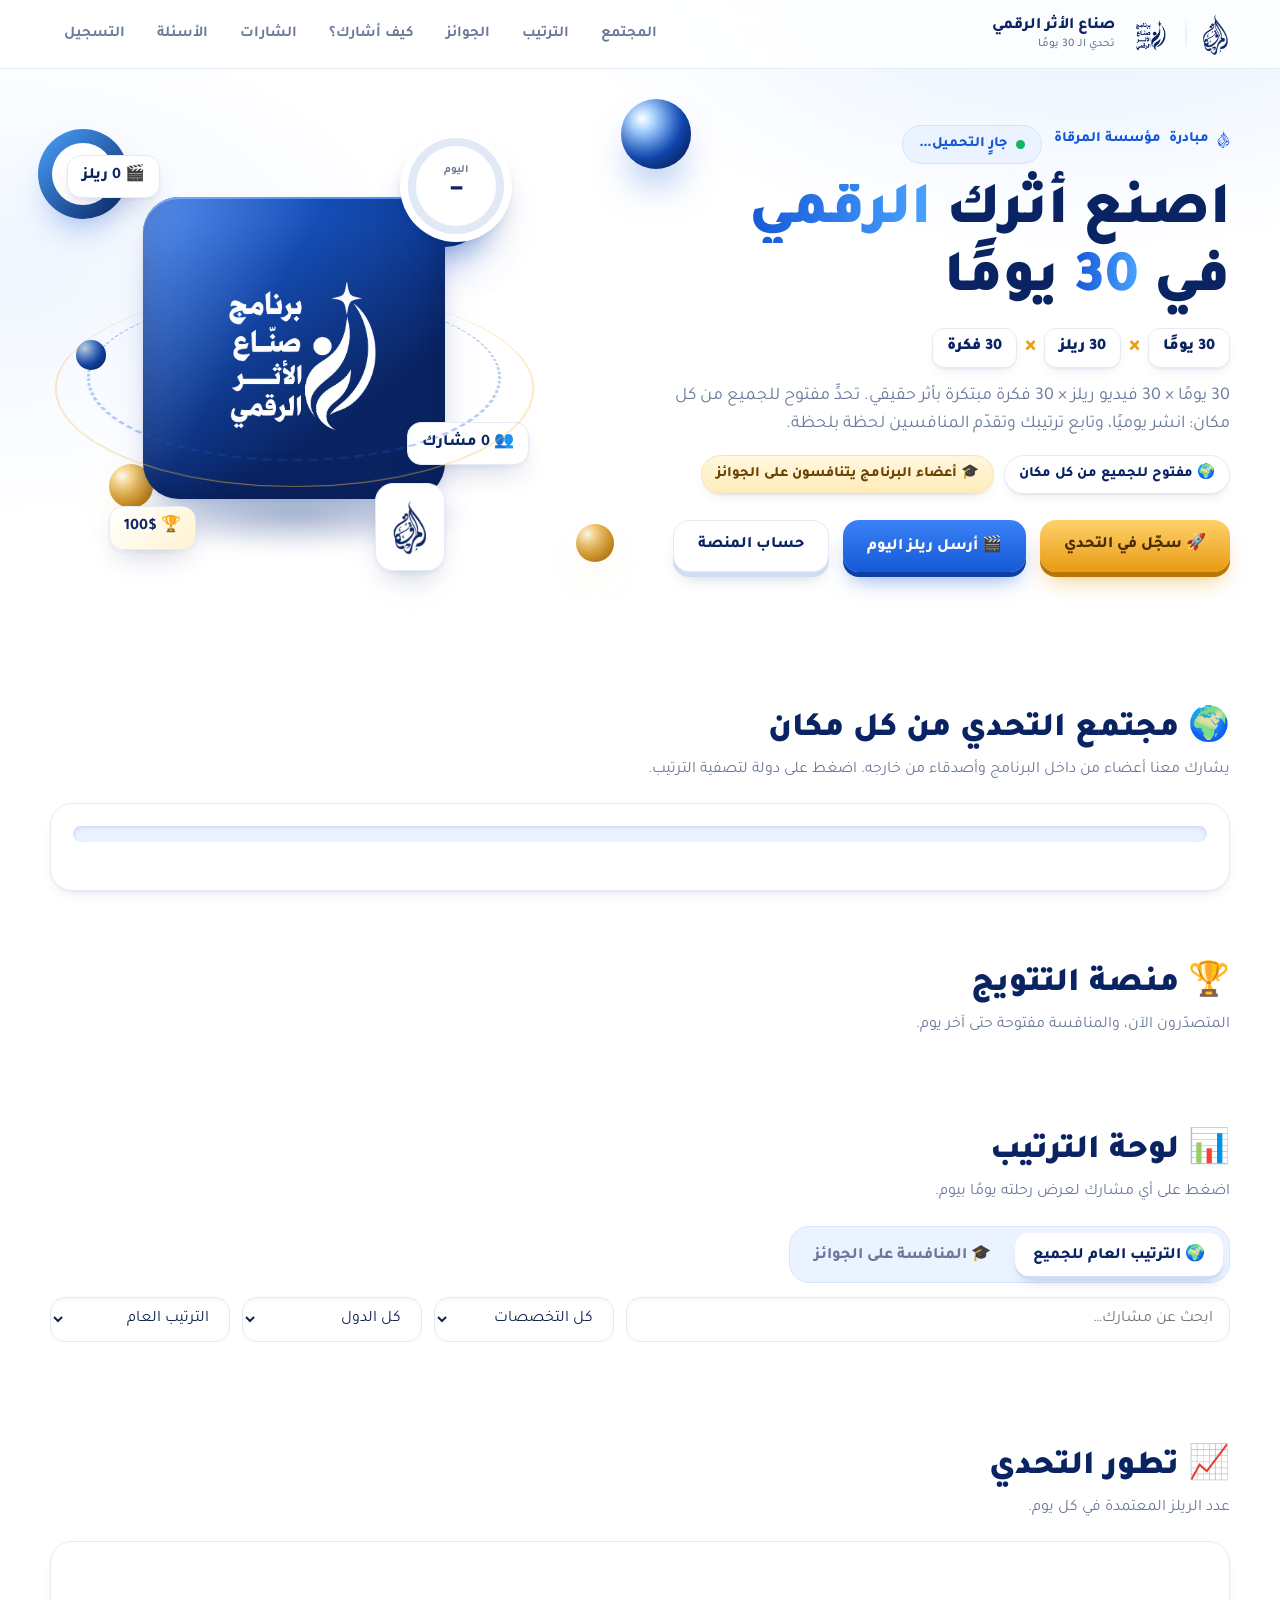
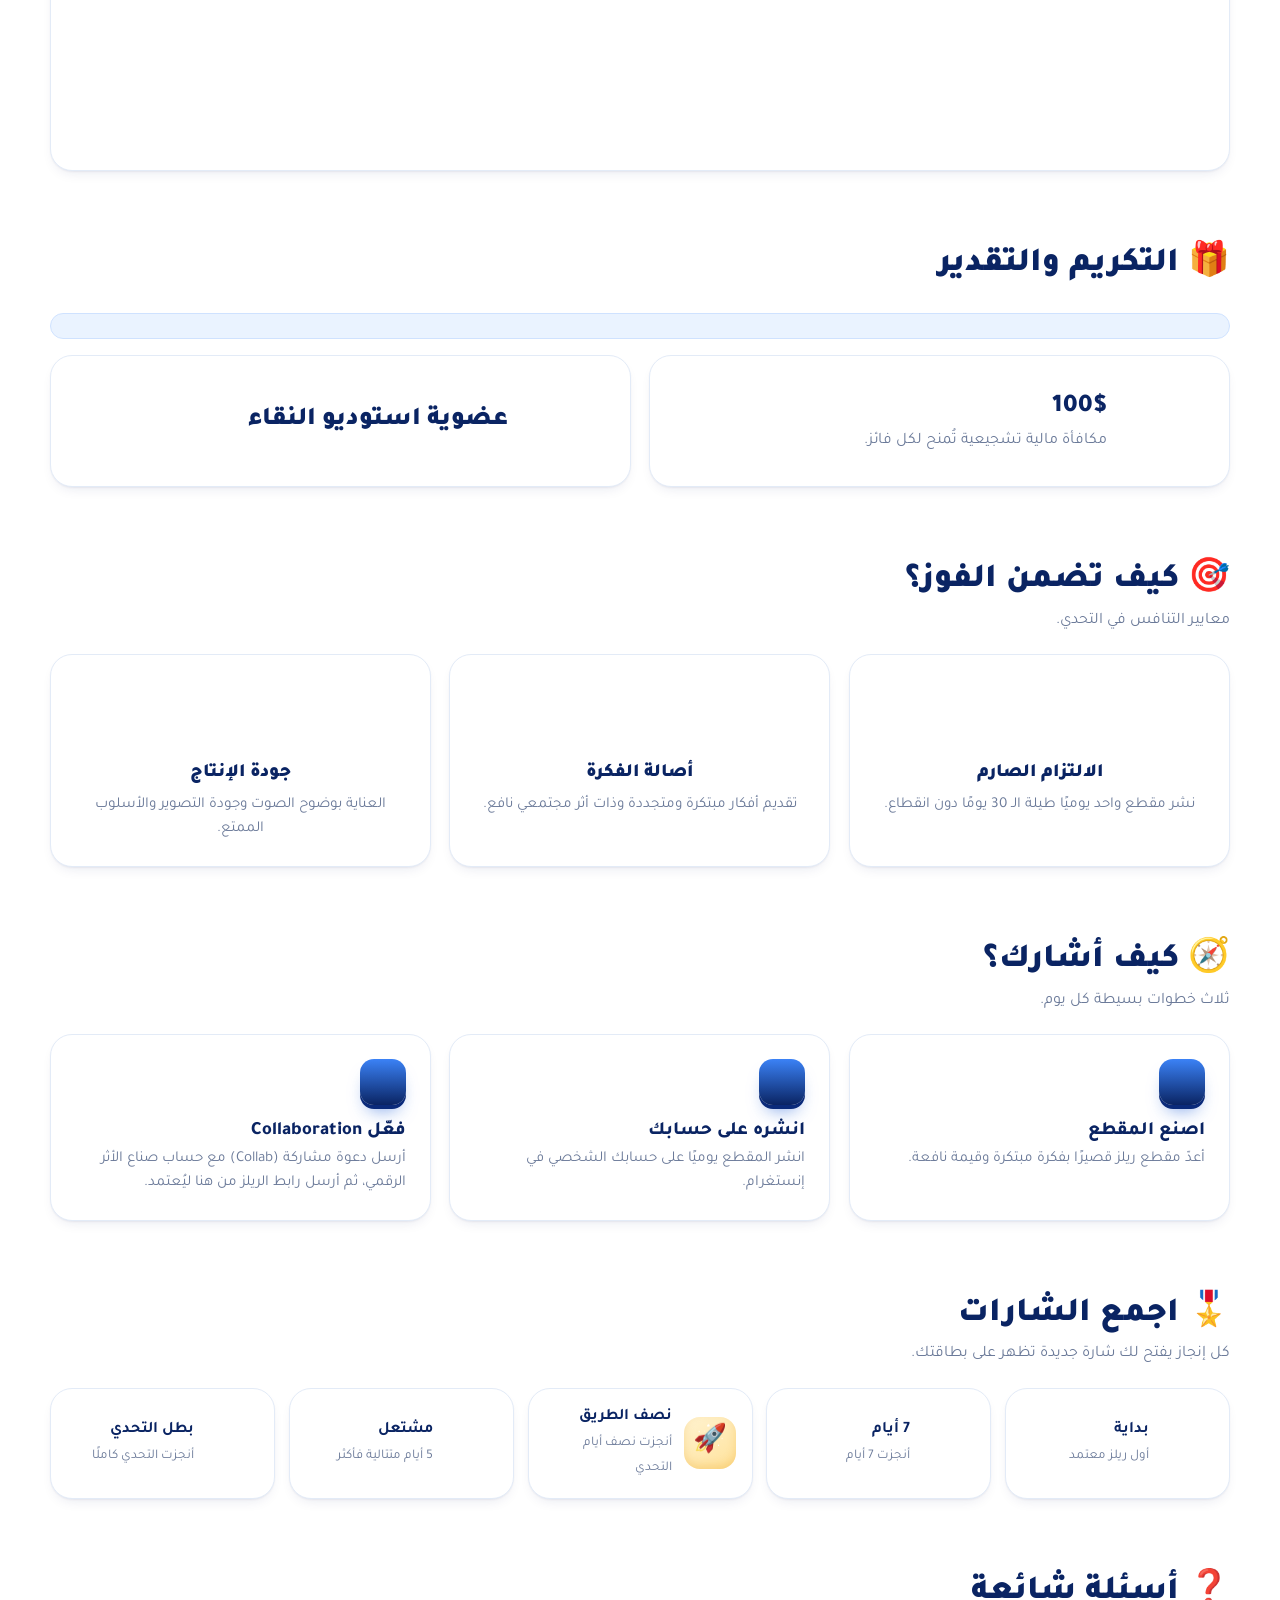
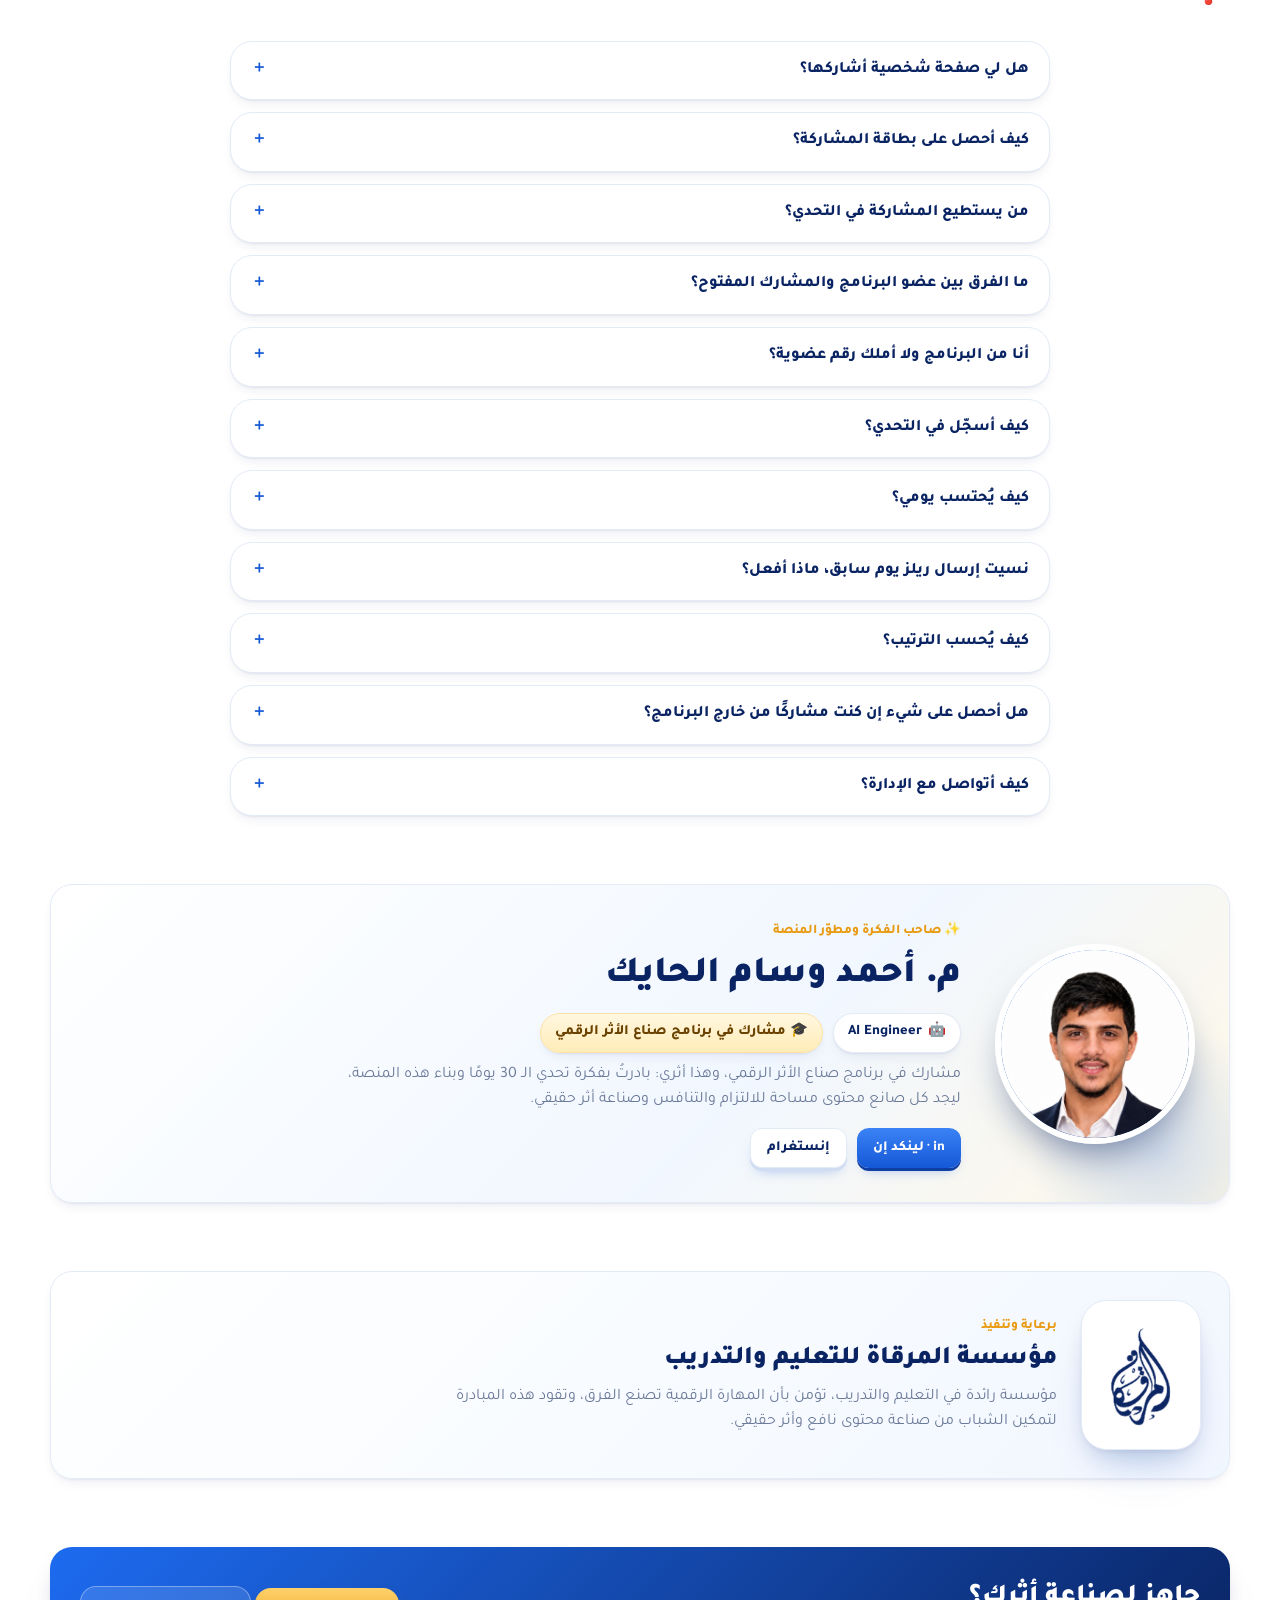
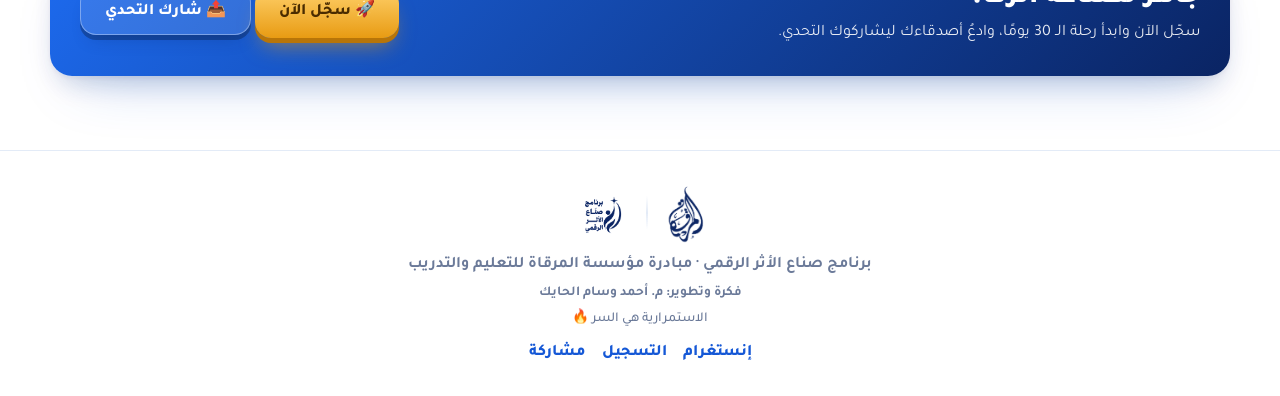
<file: index.html>
<!doctype html>
<html lang="ar" dir="rtl">
<head>
<meta charset="utf-8">
<meta name="viewport" content="width=device-width,initial-scale=1">
<!-- ✏️ عنوان الصفحة ووصفها (يظهران في جوجل ومعاينة الروابط) -->
<title>تحدي الـ 30 يومًا | صناع الأثر الرقمي</title>
<meta name="description" content="30 يومًا × 30 فيديو ريلز × 30 فكرة مبتكرة بأثر حقيقي. تابع ترتيبك وتقدّمك في التحدي.">
<meta name="theme-color" content="#0a2463">
<link rel="icon" type="image/png" href="assets/favicon.png">
<link rel="apple-touch-icon" href="assets/favicon.png">
<!-- معاينة الرابط عند مشاركته. ✏️ بعد النشر استبدل الرابط التالي برابط موقعك الكامل (انظر README) -->
<meta property="og:type" content="website">
<meta property="og:locale" content="ar_AR">
<meta property="og:title" content="تحدي الـ 30 يومًا | صناع الأثر الرقمي">
<meta property="og:description" content="30 يومًا × 30 فيديو ريلز × 30 فكرة مبتكرة بأثر حقيقي.">
<meta property="og:image" content="assets/og-image.png">
<meta name="twitter:card" content="summary_large_image">
<link rel="preconnect" href="https://fonts.googleapis.com">
<link rel="preconnect" href="https://fonts.gstatic.com" crossorigin>
<link href="https://fonts.googleapis.com/css2?family=Tajawal:wght@400;500;700;800;900&family=Aref+Ruqaa:wght@700&display=swap" rel="stylesheet">
<link rel="stylesheet" href="assets/css/style.css">
</head>
<body>
<div id="demoBar" class="demo-bar hide">وضع المعاينة: بيانات تجريبية. اربط Supabase من ملف assets/js/config.js لعرض البيانات الحقيقية.</div>

<header class="nav">
  <div class="wrap">
    <a href="#top" class="brand"><span class="mq-mask mq-nav" role="img" aria-label="مؤسسة المرقاة"></span><i class="vsep"></i><span class="logo-mask"></span><span>صناع الأثر الرقمي<small>تحدي الـ 30 يومًا</small></span></a>
    <nav class="nav-links" id="links">
      <a href="#community">المجتمع</a><a href="#board">الترتيب</a><a href="#prizes">الجوائز</a><a href="#how">كيف أشارك؟</a><a href="#badges">الشارات</a><a href="#faq">الأسئلة</a><a href="register.html">التسجيل</a>
    </nav>
    <button class="burger" id="burger" aria-label="القائمة">☰</button>
  </div>
</header>

<main id="top">
<section class="hero">
  <div class="orb" style="width:70px;height:70px;top:30px;right:46%;animation-delay:-2s"></div>
  <div class="orb gold" style="width:38px;height:38px;bottom:40px;right:52%;animation-delay:-4s"></div>
  <div class="ring" style="width:90px;height:90px;top:60px;left:3%"></div>
  <div class="wrap">
    <div>
      <span class="eyebrow"><span class="mq-mask mq-eb"></span> مبادرة <span id="orgName">مؤسسة المرقاة</span></span>
      <span class="pill"><i></i><span id="statePill">جارٍ التحميل…</span></span>
      <!-- ✏️ العنوان الرئيسي (الرقم يتغير تلقائيًا من إعدادات الإدارة) -->
      <h1>اصنع أثرك <span>الرقمي</span><br>في <span id="heroDays">30</span> يومًا</h1>
      <div class="formula"><span>30 يومًا</span><i>×</i><span>30 ريلز</span><i>×</i><span>30 فكرة</span></div>
      <p class="lead" id="heroLead"></p>
      <!-- ✏️ شارتان توضحان أن التحدي مفتوح للجميع -->
      <div class="chips"><span class="chip">🌍 مفتوح للجميع من كل مكان</span><span class="chip gold">🎓 أعضاء البرنامج يتنافسون على الجوائز</span></div>
      <div class="cta">
        <a class="btn gold" href="register.html">🚀 سجّل في التحدي</a>
        <button class="btn" id="openSubmit">🎬 أرسل ريلز اليوم</button>
        <a class="btn ghost" id="igLink" href="#" target="_blank" rel="noopener">حساب المنصة</a>
      </div>
    </div>
    <div class="hero-card" aria-hidden="true">
      <div class="stage" id="stage">
        <div class="floor"></div>
        <div class="ring3d"></div><div class="ring3d r2"></div>
        <div class="orb" style="width:84px;height:84px;top:6%;right:4%;--d:30"></div>
        <div class="orb gold" style="width:44px;height:44px;bottom:12%;left:6%;--d:50;animation-delay:-3s"></div>
        <div class="orb" style="width:30px;height:30px;top:48%;left:-2%;--d:20;animation-delay:-5s"></div>
        <div class="logo-card tilt" style="--d:12"><span class="logo-mask logo-white"></span></div>
        <div class="chip3d a" style="--d:44">🎬 <b id="chipReels">0</b> ريلز</div>
        <div class="chip3d b" style="--d:36">👥 <b id="chipPeople">0</b> مشارك</div>
        <div class="chip3d c" style="--d:52">🏆 <b id="chipPrize">100$</b></div>
        <div class="disc" style="--d:40">
          <svg viewBox="0 0 100 100"><circle cx="50" cy="50" r="44" fill="none" stroke="#e2e9f6" stroke-width="8"/><circle id="ringArc" cx="50" cy="50" r="44" fill="none" stroke="url(#rg)" stroke-width="8" stroke-linecap="round" stroke-dasharray="276.46" stroke-dashoffset="276.46" transform="rotate(-90 50 50)" style="transition:stroke-dashoffset 1.4s cubic-bezier(.2,.8,.2,1)"/>
            <defs><linearGradient id="rg" x1="0" y1="0" x2="1" y2="1"><stop offset="0" stop-color="#7fb0ff"/><stop offset="1" stop-color="#0a2463"/></linearGradient></defs></svg>
          <div class="t"><small>اليوم</small><b id="discNum">–</b><span id="discSub"></span></div>
        </div>
        <div class="mq-card" style="--d:24"><span class="mq-mask"></span></div>
      </div>
    </div>
  </div>
</section>

<div class="ticker hide" id="tickerBox" aria-label="آخر الأخبار"><div class="ticker-in" id="ticker"></div></div>

<section class="sec">
  <div class="wrap stats" id="stats"></div>
</section>

<section class="sec hide" id="todaySec">
  <div class="wrap">
    <div class="card today">
      <div class="today-h"><div><b>🎬 نشروا اليوم</b><small>اضغط على صورة لمشاهدة رحلة المشارك</small></div><span class="today-n" id="todayCount"></span></div>
      <div class="today-av" id="todayAvatars"></div>
    </div>
  </div>
</section>

<section class="sec" id="community">
  <div class="wrap">
    <div class="sec-h"><div><h2>🌍 مجتمع التحدي من كل مكان</h2><p>يشارك معنا أعضاء من داخل البرنامج وأصدقاء من خارجه. اضغط على دولة لتصفية الترتيب.</p></div></div>
    <div class="card community">
      <div class="split-bar" id="splitBar" role="img" aria-label="نسبة الأعضاء والمشاركين المفتوحين"></div>
      <div class="split-leg" id="splitLeg"></div>
      <div class="cchips" id="countryChips"></div>
    </div>
  </div>
</section>

<section class="sec hide" id="winnersSec">
  <div class="wrap">
    <div class="card winners">
      <div class="w-h"><span class="w-ic">🎉</span><div><h2>الفائزون في التحدي</h2><p id="winSub"></p></div></div>
      <div class="w-grid" id="winGrid"></div>
    </div>
  </div>
</section>

<section class="sec" id="podiumSec">
  <div class="wrap">
    <div class="sec-h"><div><h2>🏆 منصة التتويج</h2><p id="podiumSub">المتصدّرون الآن، والمنافسة مفتوحة حتى آخر يوم.</p></div></div>
    <div class="podium" id="podium"></div>
  </div>
</section>

<section class="sec" id="board">
  <div class="wrap">
    <div class="sec-h"><div><h2>📊 لوحة الترتيب</h2><p>اضغط على أي مشارك لعرض رحلته يومًا بيوم.</p></div></div>
    <div class="seg" id="scopeTabs" role="tablist" aria-label="نطاق الترتيب">
      <button class="seg-b on" role="tab" aria-selected="true" data-scope="all">🌍 الترتيب العام للجميع</button>
      <button class="seg-b" role="tab" aria-selected="false" data-scope="members">🎓 المنافسة على الجوائز</button>
    </div>
    <div class="note scope-note hide" id="scopeNote"></div>
    <div class="tools">
      <input class="input" id="q" placeholder="ابحث عن مشارك…" autocomplete="off" aria-label="بحث">
      <select class="select" id="spec" aria-label="التخصص"><option value="">كل التخصصات</option></select>
      <select class="select" id="ctry" aria-label="الدولة"><option value="">كل الدول</option></select>
      <select class="select" id="sortF" aria-label="ترتيب العرض"><option value="rank">الترتيب العام</option><option value="streak">الأطول سلسلة 🔥</option><option value="today">أنجزوا اليوم</option><option value="new">الأحدث انضمامًا</option></select>
    </div>
    <div class="board" id="rows"></div>
    <div class="more-row"><button class="btn ghost" id="moreBtn" type="button" hidden>عرض المزيد</button></div>
  </div>
</section>

<section class="sec" id="progress">
  <div class="wrap">
    <div class="sec-h"><div><h2>📈 تطور التحدي</h2><p>عدد الريلز المعتمدة في كل يوم.</p></div></div>
    <div class="card chart"><div class="bars" id="bars"></div></div>
  </div>
</section>

<section class="sec" id="prizes">
  <div class="wrap">
    <div class="sec-h"><div><h2>🎁 التكريم والتقدير</h2><p id="prizeSub"></p></div></div>
    <div class="note" id="prizeScope" style="margin-bottom:16px"></div>
    <div class="prizes">
      <div class="card prize tilt"><div class="ic">💵</div><div><h3 id="prizeAmt">100$</h3><p>مكافأة مالية تشجيعية تُمنح لكل فائز.</p></div></div>
      <!-- ✏️ اسم الجائزة الثانية (نصها التفصيلي من لوحة الإدارة > الإعدادات) -->
      <div class="card prize b tilt"><div class="ic">🎥</div><div><h3>عضوية استوديو النقاء</h3><p id="prizeExtra"></p></div></div>
    </div>
  </div>
</section>

<section class="sec" id="criteria">
  <div class="wrap">
    <div class="sec-h"><div><h2>🎯 كيف تضمن الفوز؟</h2><p>معايير التنافس في التحدي.</p></div></div>
    <div class="crits" id="critBox"></div>
  </div>
</section>

<section class="sec" id="how">
  <div class="wrap">
    <div class="sec-h"><div><h2>🧭 كيف أشارك؟</h2><p>ثلاث خطوات بسيطة كل يوم.</p></div></div>
    <div class="steps" id="stepsBox"></div>
  </div>
</section>

<section class="sec" id="badges">
  <div class="wrap">
    <div class="sec-h"><div><h2>🎖️ اجمع الشارات</h2><p>كل إنجاز يفتح لك شارة جديدة تظهر على بطاقتك.</p></div></div>
    <div class="badge-legend" id="legend"></div>
  </div>
</section>

<section class="sec" id="faq">
  <div class="wrap">
    <div class="sec-h"><div><h2>❓ أسئلة شائعة</h2></div></div>
    <div class="faqs" id="faqBox"></div>
  </div>
</section>

<section class="sec hide" id="founder">
  <div class="wrap">
    <div class="card founder tilt">
      <div class="f-photo"><span class="f-ring"></span><span class="f-ini" id="fIni"></span><img id="fPhoto" alt="" hidden></div>
      <div class="f-body">
        <small>✨ صاحب الفكرة ومطوّر المنصة</small>
        <h2 id="fName"></h2>
        <div class="f-chips"><span class="chip">🤖 <span id="fTitle"></span></span><span class="chip gold">🎓 مشارك في برنامج صناع الأثر الرقمي</span></div>
        <p id="fBio"></p>
        <div class="f-links"><a class="btn sm hide" id="fLi" target="_blank" rel="noopener">in · لينكد إن</a><a class="btn ghost sm hide" id="fIg" target="_blank" rel="noopener">إنستغرام</a></div>
      </div>
    </div>
  </div>
</section>

<section class="sec" id="org">
  <div class="wrap">
    <div class="card org tilt">
      <div class="org-logo"><span class="mq-mask"></span></div>
      <div><small>برعاية وتنفيذ</small><h2 id="orgTitle">مؤسسة المرقاة للتعليم والتدريب</h2><p id="orgAbout"></p></div>
    </div>
  </div>
</section>

<section class="sec">
  <div class="wrap">
    <div class="card cta-band">
      <div><h2>جاهز لصناعة أثرك؟</h2><p>سجّل الآن وابدأ رحلة الـ 30 يومًا، وادعُ أصدقاءك ليشاركوك التحدي.</p></div>
      <div class="cta">
        <a class="btn gold" href="register.html">🚀 سجّل الآن</a>
        <button class="btn ghost" data-share>📤 شارك التحدي</button>
      </div>
    </div>
  </div>
</section>
</main>

<footer>
  <div class="foot-logos"><span class="mq-mask"></span><i class="vsep"></i><span class="logo-mask"></span></div>
  <div id="footOrg"></div>
  <div id="footFounder" style="font-weight:600;font-size:.85rem;margin-top:4px;color:var(--mut)"></div>
  <div style="font-weight:500;margin-top:4px;font-size:.85rem" id="footNote"></div>
  <div style="margin-top:10px;display:flex;gap:16px;justify-content:center;flex-wrap:wrap;font-weight:800">
    <a id="igFoot" href="#" target="_blank" rel="noopener" style="color:var(--blue)">إنستغرام</a>
    <a href="register.html" style="color:var(--blue)">التسجيل</a>
    <a href="#" data-share onclick="return false" style="color:var(--blue)">مشاركة</a>
  </div>
</footer>

<a class="fab-wa hide" id="fabWa" href="#" target="_blank" rel="noopener" aria-label="تواصل عبر واتساب">💬</a>

<script src="assets/js/vendor/supabase.js"></script>
<script>window.supabase||document.write('<script src="https://cdn.jsdelivr.net/npm/@supabase/supabase-js@2.118.0/dist/umd/supabase.js"><\/script>')</script>
<script src="assets/js/config.js"></script>
<script src="assets/js/common.js"></script>
<script src="assets/js/cert.js"></script>
<script src="assets/js/vendor/qrcode.js"></script>
<script src="assets/js/card.js"></script>
<script src="assets/js/home.js"></script>
</body>
</html>
</file>
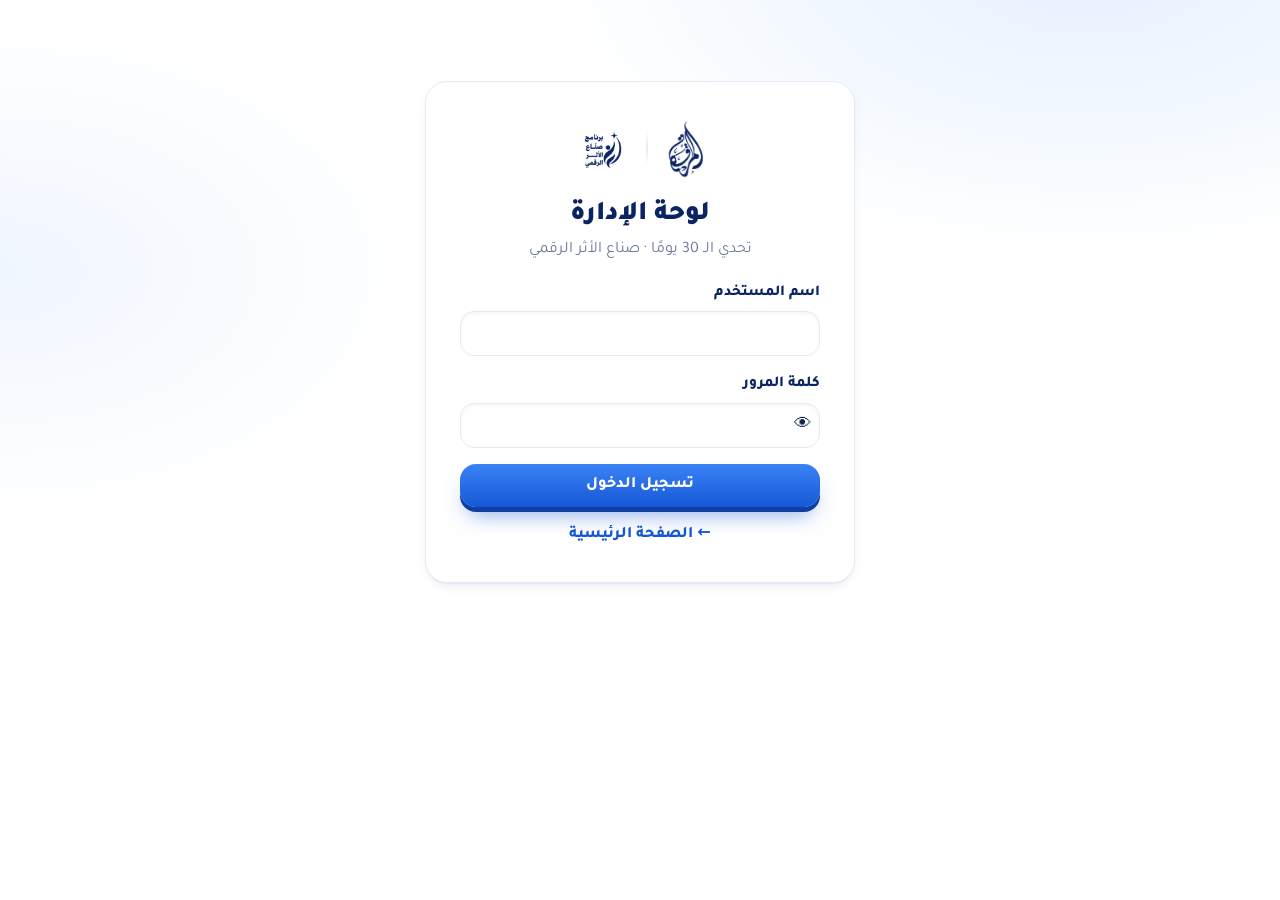
<file: admin.html>
<!doctype html>
<html lang="ar" dir="rtl">
<head>
<meta charset="utf-8">
<meta name="viewport" content="width=device-width,initial-scale=1">
<meta name="robots" content="noindex,nofollow">
<title>الإدارة | تحدي الـ 30 يومًا</title>
<meta name="theme-color" content="#0a2463">
<link rel="icon" type="image/png" href="assets/favicon.png">
<link rel="preconnect" href="https://fonts.googleapis.com">
<link rel="preconnect" href="https://fonts.gstatic.com" crossorigin>
<link href="https://fonts.googleapis.com/css2?family=Tajawal:wght@400;500;700;800;900&display=swap" rel="stylesheet">
<link rel="stylesheet" href="assets/css/style.css">
</head>
<body>

<!-- تسجيل الدخول -->
<div id="loginView" class="wrap">
  <div class="card login">
    <div class="foot-logos"><span class="mq-mask"></span><i class="vsep"></i><span class="logo-mask"></span></div>
    <h1 style="color:var(--navy);font-weight:900;font-size:1.7rem">لوحة الإدارة</h1>
    <p style="color:var(--mut);margin-bottom:18px">تحدي الـ 30 يومًا · صناع الأثر الرقمي</p>
    <div id="cfgWarn" class="note warn hide" style="margin-bottom:14px;text-align:right">لم يتم ربط Supabase بعد. عدّل assets/js/config.js.</div>
    <form class="form" id="loginForm" style="text-align:right">
      <div class="field"><label for="lu">اسم المستخدم</label><input class="input" id="lu" name="u" dir="ltr" autocomplete="username" required></div>
      <div class="field"><label for="lp">كلمة المرور</label>
        <div class="pwd-eye"><input class="input" id="lp" name="p" type="password" dir="ltr" autocomplete="current-password" required><button type="button" id="eye" aria-label="إظهار كلمة المرور">👁</button></div></div>
      <div id="loginErr" class="note err hide" role="alert"></div>
      <button class="btn" type="submit">تسجيل الدخول</button>
    </form>
    <p style="margin-top:16px"><a href="index.html" style="color:var(--blue);font-weight:800">← الصفحة الرئيسية</a></p>
  </div>
</div>

<!-- التطبيق -->
<div id="appView" class="hide">
  <header class="nav">
    <div class="wrap">
      <a href="index.html" class="brand"><span class="mq-mask mq-nav" role="img" aria-label="مؤسسة المرقاة"></span><i class="vsep"></i><span class="logo-mask"></span><span>إدارة التحدي<small id="whoami">صناع الأثر الرقمي</small></span></a>
      <div style="margin-inline-start:auto;display:flex;gap:10px;align-items:center">
        <button class="btn ghost sm" id="refresh" title="تحديث البيانات">↻ تحديث</button>
        <a class="btn ghost sm" href="index.html" target="_blank" rel="noopener">عرض الموقع</a>
        <button class="btn danger sm" id="logout">خروج</button>
      </div>
    </div>
  </header>

  <main class="wrap" style="padding-top:20px">
    <div class="stats" id="aStats" style="margin-bottom:18px"></div>
    <div class="card joinbar" id="joinBar">
      <div><b>🚪 باب الانضمام</b><small>تحكّم في كيفية دخول المشاركين الجدد</small></div>
      <label class="switch"><input type="checkbox" id="jbOpen"> التسجيل مفتوح</label>
      <div class="seg" id="jbMode" role="group" aria-label="نمط الانضمام">
        <button type="button" class="seg-b" data-m="review">📝 بمراجعة الأدمن</button><button type="button" class="seg-b" data-m="auto">⚡ انضمام مباشر</button></div>
      <small id="jbNote"></small>
    </div>
    <div class="tabs" id="tabs" role="tablist">
      <button class="tab on" data-t="grid">📋 جدول المتابعة</button>
      <button class="tab" data-t="today">📅 اليوم</button>
      <button class="tab" data-t="requests">📥 الطلبات <span class="cnt hide" id="cnt"></span></button>
      <button class="tab" data-t="people">👥 المشاركون</button>
      <button class="tab" data-t="codes">🎟️ أكواد العضوية</button>
      <button class="tab" data-t="winners">🏆 الفائزون</button>
      <button class="tab" data-t="ann">📣 الإعلانات</button>
      <button class="tab" data-t="guide">📘 الدليل</button>
      <button class="tab" data-t="settings">⚙️ الإعدادات</button>
    </div>

    <!-- جدول المتابعة -->
    <section id="t-grid">
      <div class="tools">
        <input class="input" id="gq" placeholder="ابحث عن مشارك…">
        <select class="select" id="gscope"><option value="">الكل</option><option value="m">أعضاء البرنامج فقط</option><option value="o">المشاركون المفتوحون فقط</option></select>
        <select class="select" id="dayPick"></select>
        <button class="btn green sm" id="markAll">✓ تحديد الكل لهذا اليوم</button>
        <button class="btn ghost sm" id="csv">⬇ تصدير الترتيب CSV</button>
      </div>
      <p class="hintp">اضغط على الخلية لتسجيل الإنجاز أو إلغائه. الخلية الصفراء = ريلز مرسل من المشارك ينتظر اعتمادك (اضغط لاعتماده). اضغط على اسم المشارك لإضافة روابط وتعديل بياناته. 🎓 = عضو البرنامج.</p>
      <div class="gridwrap" id="gridwrap"></div>
    </section>

    <!-- اليوم والتذكير -->
    <section id="t-today" class="hide">
      <div class="tools"><select class="select" id="todayDay"></select><span class="muted" id="todaySum"></span></div>
      <div class="split">
        <div class="card" style="padding:18px"><div class="colh"><span>⏳ لم ينشروا بعد <span class="tag" id="missN"></span></span></div><div class="list" id="missBox"></div></div>
        <div class="card" style="padding:18px"><div class="colh"><span>✅ أنجزوا <span class="tag" id="doneN"></span></span></div><div class="list" id="doneBox"></div></div>
      </div>
      <div class="card" style="padding:18px;margin-top:18px">
        <div class="colh"><span>💬 رسالة تذكير جاهزة</span><span class="muted" style="font-size:.85rem">تُصاغ من تبويب الإعدادات في config.js</span></div>
        <textarea class="textarea" id="remindText" rows="7" aria-label="رسالة التذكير"></textarea>
        <div style="display:flex;gap:10px;flex-wrap:wrap;margin-top:10px">
          <button class="btn sm" id="copyRemind">📋 نسخ الرسالة</button>
          <a class="btn green sm" id="waRemind" href="#" target="_blank" rel="noopener">فتح واتساب</a>
        </div>
      </div>
    </section>

    <!-- الطلبات -->
    <section id="t-requests" class="hide"><div id="reqBox"></div></section>

    <!-- المشاركون -->
    <section id="t-people" class="hide">
      <div class="tools"><input class="input" id="pq" placeholder="ابحث…"><select class="select" id="pscope"><option value="">كل الحالات</option><option value="pending">قيد المراجعة</option><option value="approved">معتمد</option><option value="rejected">مرفوض</option></select><button class="btn sm" id="addP">＋ إضافة مشارك</button></div>
      <div class="list" id="peopleBox"></div>
    </section>

    <!-- أكواد العضوية -->
    <section id="t-codes" class="hide">
      <div class="card" style="padding:20px;margin-bottom:16px">
        <div class="colh"><span>🎟️ توليد أكواد عضوية جديدة</span></div>
        <p class="hintp">كل عضو في البرنامج يستلم كودًا واحدًا يكتبه عند التسجيل، ولا يُستخدم الكود إلا مرة واحدة. الأكواد مخفية تمامًا عن الزوار.</p>
        <form class="form" id="genForm">
          <div class="two">
            <div class="field"><label for="gPrefix">البادئة (حروف/أرقام إنجليزية)</label><input class="input" id="gPrefix" dir="ltr" value="SN" maxlength="6" required></div>
            <div class="field"><label for="gCount">العدد</label><input class="input" id="gCount" type="number" min="1" max="300" value="10"></div>
          </div>
          <div class="field"><label for="gNames">أو الصق أسماء الأعضاء (اسم في كل سطر) ليُولَّد لكل واحد كود ويُسجَّل اسمه</label>
            <textarea class="textarea" id="gNames" rows="4" placeholder="أحمد محمد&#10;سارة علي"></textarea><small>إن كتبت أسماء فسيُهمل حقل «العدد».</small></div>
          <button class="btn" type="submit">توليد الأكواد</button>
        </form>
      </div>
      <div class="tools">
        <input class="input" id="cq" placeholder="ابحث بالكود أو الاسم…">
        <select class="select" id="cfilter"><option value="">كل الأكواد</option><option value="free">المتاحة</option><option value="used">المستخدمة</option></select>
        <button class="btn green sm" id="copyFree">📋 نسخ المتاحة للتوزيع</button>
        <button class="btn ghost sm" id="csvCodes">⬇ تصدير CSV</button>
      </div>
      <div class="list" id="codesBox"></div>
    </section>

    <!-- الفائزون -->
    <section id="t-winners" class="hide">
      <div class="card" style="padding:22px;margin-bottom:16px">
        <div class="colh"><span>🏆 الفائزون المتوقعون (أعضاء البرنامج فقط)</span><span class="tag" id="winState"></span></div>
        <div class="tools" style="margin-bottom:10px">
          <select class="select" id="winMode" aria-label="طريقة الحساب"><option value="combined">الالتزام + تقييم الأصالة والجودة</option><option value="commit">الالتزام فقط (عدد الأيام)</option></select>
          <button class="btn ghost sm" id="winRate">⭐ تقييم الريلزات</button>
        </div>
        <p class="hintp" id="winExplain"></p>
        <p class="hintp">القائمة تُحسب تلقائيًا. عند الضغط على «نشر الفائزين» يظهر قسم احتفالي على الصفحة الرئيسية. راجع الأعمال وأصالة الأفكار قبل النشر.</p>
        <div class="list" id="winBox"></div>
        <div style="display:flex;gap:10px;flex-wrap:wrap;margin-top:14px">
          <button class="btn gold" id="winPublish">🎉 نشر الفائزين على الموقع</button>
          <button class="btn ghost" id="winCopy">📋 نسخ نص التهنئة</button>
          <button class="btn ghost" id="winCsv">⬇ تصدير CSV</button>
        </div>
      </div>
    </section>

    <!-- الإعلانات -->
    <section id="t-ann" class="hide">
      <div class="card" style="padding:20px;margin-bottom:16px">
        <div class="colh"><span>📣 إعلان جديد في شريط الأخبار</span></div>
        <p class="hintp">تظهر الإعلانات في الشريط المتحرك أعلى الموقع. المثبّتة تأتي أولًا.</p>
        <form class="form" id="annForm">
          <div class="field"><label for="annBody">نص الإعلان (حتى 200 حرف)</label><input class="input" id="annBody" maxlength="200" required placeholder="مثال: لقاء مباشر الجمعة 8 مساءً مع الخبراء"></div>
          <div class="two">
            <div class="field"><label for="annLink">رابط اختياري (https)</label><input class="input" id="annLink" dir="ltr" placeholder="https://…"></div>
            <div class="field"><label>&nbsp;</label><label class="switch"><input type="checkbox" id="annPin"> تثبيت في المقدمة</label></div>
          </div>
          <button class="btn" type="submit">نشر الإعلان</button>
        </form>
      </div>
      <div id="annWarn" class="note warn hide" style="margin-bottom:12px">جدول الإعلانات غير موجود. أعد تشغيل ملف schema.sql المحدَّث في Supabase.</div>
      <div class="list" id="annBox"></div>
    </section>

    <!-- الدليل -->
    <section id="t-guide" class="hide">
      <div class="guide">
        <div class="card g"><h3>🌅 روتينك اليومي (10 دقائق)</h3><ol>
          <li>افتح تبويب <b>الطلبات</b>: اقبل المسجلين الجدد بعد النظر في الاسم والصورة.</li>
          <li>اضغط <b>⚡ مراجعة سريعة</b>: شاهد كل ريلز داخل النافذة، قيّمه بالنجوم، ثم اعتمد أو ارفض (اختصارات: <span class="kbd">A</span> اعتماد · <span class="kbd">R</span> رفض · <span class="kbd">S</span> تخطي · <span class="kbd">1-5</span> تقييم).</li>
          <li>افتح تبويب <b>اليوم</b>: انسخ رسالة التذكير لمن لم ينشر وأرسلها على واتساب.</li>
          <li>أضف إعلانًا قصيرًا في تبويب <b>الإعلانات</b> إن كان لديك خبر (لقاء، تذكير، تهنئة).</li></ol></div>
        <div class="card g"><h3>🚀 قائمة الإطلاق (مرة واحدة)</h3><ol>
          <li>اضبط تاريخ البداية والجوائز من <b>الإعدادات</b>.</li>
          <li>ولّد أكواد العضوية ووزّعها على أعضاء البرنامج (كود لكل عضو).</li>
          <li>اختر نمط الانضمام من الشريط أعلى الصفحة: <b>بمراجعة</b> (أنصح به في البداية) أو <b>مباشر</b> (للحملات الكبيرة).</li>
          <li>سجّل مشاركًا تجريبيًا، جرّب الاعتماد والبطاقة، ثم احذفه.</li>
          <li>انشر الرابط وبطاقة الدعوة على حسابات المرقاة.</li></ol></div>
        <div class="card g"><h3>🏆 كيف أحدد الفائزين بعدل؟</h3><ul>
          <li><b>الالتزام:</b> يُحسب تلقائيًا من الأيام المنجزة.</li>
          <li><b>الأصالة والجودة:</b> قيّم الريلزات بالنجوم أثناء المراجعة (1 ضعيف … 5 ممتاز).</li>
          <li>في تبويب <b>الفائزون</b> اختر «الالتزام + التقييم» (الأوزان من <span class="kbd">WINNER_WEIGHTS</span> في config.js).</li>
          <li>راجع القائمة، ثم <b>نشر الفائزين</b>: تُحفظ القائمة كما هي ويظهر قسم احتفالي في الموقع.</li>
          <li>الجوائز لأعضاء البرنامج فقط (المرتبطين بكود)، والمشاركون المفتوحون يُكرَّمون بالشهادة.</li></ul></div>
        <div class="card g"><h3>🛡️ الأمان والخصوصية</h3><ul>
          <li>لا تشارك رابط لوحة الإدارة ولا كلمة المرور. غيّرها من الإعدادات بعد أول دخول.</li>
          <li>مفتاح anon في config.js آمن للنشر، أما <b>service_role</b> فلا يوضع في الموقع أبدًا.</li>
          <li>النسخة الاحتياطية تحوي الأكواد: احفظها في مكان خاص.</li>
          <li>التقييمات مخفية عن الزوار تمامًا ولا تظهر إلا لك.</li>
          <li>إن ظهر محتوى مسيء: ارفض المشارك أو احذفه من تبويب <b>المشاركون</b>.</li></ul></div>
        <div class="card g"><h3>📣 نصائح لنجاح التحدي</h3><ul>
          <li>ذكّر المشاركين يوميًا في نفس الساعة، فالعادة تصنع الالتزام.</li>
          <li>هنّئ المتصدرين علنًا كل أسبوع وانشر بطاقاتهم.</li>
          <li>شجّع كل مشارك على نشر <b>بطاقته</b> ورابط <b>صفحته الشخصية</b>: هذا أقوى تسويق مجاني.</li>
          <li>أعلن الفائزين في لقاء مباشر قصير مع تصوير للحظة التتويج.</li></ul></div>
        <div class="card g"><h3>🆘 حلول سريعة</h3><ul>
          <li><b>لا يظهر مشارك جديد؟</b> غالبًا لم تعتمده بعد (تبويب الطلبات).</li>
          <li><b>الكود «مستخدم» بالخطأ؟</b> تبويب أكواد العضوية ← تحرير.</li>
          <li><b>أخطأ المشارك في اسم الحساب؟</b> المشاركون ← تعديل.</li>
          <li><b>تريد جولة جديدة؟</b> الإعدادات ← منطقة الخطر ← تصفير الإنجازات (بعد نسخة احتياطية).</li></ul></div>
      </div>
    </section>

    <!-- الإعدادات -->
    <section id="t-settings" class="hide">
      <div class="card" style="padding:24px;max-width:720px">
        <div class="colh"><span>⚙️ إعدادات التحدي</span></div>
        <form class="form" id="setForm">
          <div class="field"><label>عنوان التحدي</label><input class="input" name="title" maxlength="80" required></div>
          <div class="two">
            <div class="field"><label>تاريخ بداية التحدي (اليوم الأول)</label><input class="input" type="date" name="start_date"></div>
            <div class="field"><label>عدد الأيام</label><input class="input" type="number" name="total_days" min="1" max="90" required></div>
          </div>
          <div class="two">
            <div class="field"><label>المكافأة المالية</label><input class="input" name="prize_amount" maxlength="40" required></div>
            <div class="field"><label>عدد الفائزين (من أعضاء البرنامج)</label><input class="input" type="number" name="winners_count" min="1" max="20" required></div>
          </div>
          <div class="field"><label>جائزة إضافية</label><input class="input" name="prize_extra" maxlength="120" required></div>
          <div class="field"><label>نص «لمن تُمنح الجوائز»</label><textarea class="textarea" name="prize_scope_text" rows="2" maxlength="300" style="min-height:70px"></textarea></div>
          <label class="switch"><input type="checkbox" name="registration_open"> التسجيل مفتوح للمشاركين الجدد</label>
          <button class="btn" type="submit">حفظ الإعدادات</button>
        </form>
      </div>

      <div class="card" style="padding:24px;max-width:720px;margin-top:18px">
        <div class="colh"><span>💾 نسخة احتياطية</span></div>
        <p class="hintp">ينزّل ملف JSON فيه الإعدادات والمشاركون والإنجازات والأكواد. احتفظ به في مكان آمن (يحتوي أكواد العضوية).</p>
        <button class="btn ghost" id="backup">⬇ تنزيل نسخة احتياطية</button>
      </div>

      <div class="card" style="padding:24px;max-width:720px;margin-top:18px">
        <div class="colh"><span>🔑 تغيير كلمة المرور</span></div>
        <form class="form" id="pwForm">
          <div class="two">
            <div class="field"><label>كلمة المرور الجديدة (10 أحرف على الأقل)</label><input class="input" name="p1" type="password" dir="ltr" minlength="10" autocomplete="new-password" required></div>
            <div class="field"><label>تأكيد كلمة المرور</label><input class="input" name="p2" type="password" dir="ltr" minlength="10" autocomplete="new-password" required></div>
          </div>
          <button class="btn" type="submit">تغيير كلمة المرور</button>
        </form>
      </div>

      <div class="card" style="padding:24px;max-width:720px;margin-top:18px;border:1.5px solid #f3b4b6">
        <div class="colh"><span>⚠️ منطقة الخطر</span></div>
        <p class="hintp">إجراءات لا يمكن التراجع عنها. نزّل نسخة احتياطية أولًا.</p>
        <div style="display:flex;gap:10px;flex-wrap:wrap">
          <button class="btn danger sm" id="dzRejected">حذف المشاركين المرفوضين</button>
          <button class="btn danger sm" id="dzSubs">تصفير كل الإنجازات (جولة جديدة)</button>
        </div>
      </div>
    </section>
  </main>
</div>

<script src="assets/js/vendor/supabase.js"></script>
<script>window.supabase||document.write('<script src="https://cdn.jsdelivr.net/npm/@supabase/supabase-js@2.118.0/dist/umd/supabase.js"><\/script>')</script>
<script src="assets/js/config.js"></script>
<script src="assets/js/common.js"></script>
<script src="assets/js/admin.js"></script>
</body>
</html>
</file>
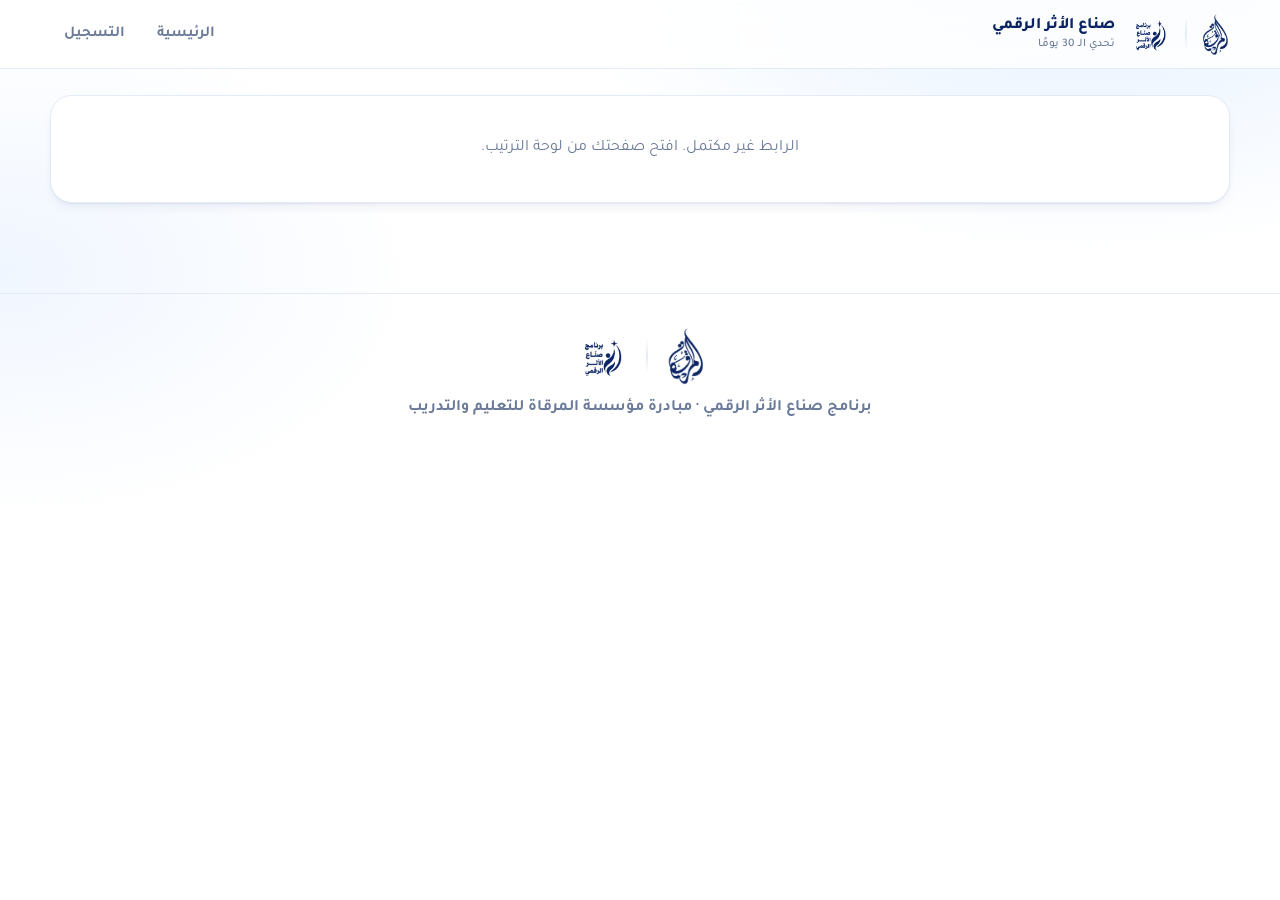
<file: p.html>
<!doctype html>
<html lang="ar" dir="rtl">
<head>
<meta charset="utf-8">
<meta name="viewport" content="width=device-width,initial-scale=1">
<title>صفحة مشارك | تحدي الـ 30 يومًا</title>
<meta name="theme-color" content="#0a2463">
<link rel="icon" type="image/png" href="assets/favicon.png">
<link rel="preconnect" href="https://fonts.googleapis.com">
<link rel="preconnect" href="https://fonts.gstatic.com" crossorigin>
<link href="https://fonts.googleapis.com/css2?family=Tajawal:wght@400;500;700;800;900&family=Aref+Ruqaa:wght@700&display=swap" rel="stylesheet">
<link rel="stylesheet" href="assets/css/style.css">
</head>
<body>
<header class="nav">
  <div class="wrap">
    <a href="index.html" class="brand"><span class="mq-mask mq-nav" role="img" aria-label="مؤسسة المرقاة"></span><i class="vsep"></i><span class="logo-mask"></span><span>صناع الأثر الرقمي<small>تحدي الـ 30 يومًا</small></span></a>
    <nav class="nav-links" style="margin-inline-start:auto"><a href="index.html">الرئيسية</a><a href="register.html">التسجيل</a></nav>
  </div>
</header>
<main class="wrap" style="padding-top:26px;padding-bottom:50px">
  <div id="state" class="card empty">جارٍ التحميل…</div>
  <div id="prof" class="hide">
    <div class="card pf-hero tilt">
      <div id="pfAv"></div>
      <div class="pf-info">
        <div id="pfBadge"></div>
        <h1 id="pfName"></h1>
        <p id="pfSpec"></p>
        <p id="pfPlace" class="muted"></p>
        <div class="pf-acts">
          <a class="btn sm" id="pfIg" target="_blank" rel="noopener">إنستغرام</a>
          <button class="btn gold sm" id="pfCard">🪪 بطاقة المشاركة</button>
          <button class="btn ghost sm" id="pfShare">📤 مشاركة الصفحة</button>
        </div>
      </div>
    </div>
    <div class="stats" id="pfStats" style="margin-top:18px"></div>
    <div class="card" style="padding:22px;margin-top:18px">
      <div class="colh"><span>🗓️ رحلة الـ <span id="pfTotal">30</span> يومًا</span><span class="muted" id="pfMot" style="font-size:.9rem"></span></div>
      <div class="daygrid" id="pfDays"></div>
      <p style="color:var(--mut);font-size:.85rem;margin-top:10px">الأزرق: منجز · الأحمر الفاتح: فائت · الإطار الذهبي: اليوم. اضغط على يوم منجز لمشاهدة الريلز.</p>
      <div class="bdg" id="pfBdg" style="margin-top:12px"></div>
    </div>
    <div class="card cta-band" style="margin-top:18px">
      <div><h2>هل تريد صناعة أثرك أنت أيضًا؟</h2><p>انضم للتحدي مجانًا وابدأ رحلتك مع «صناع الأثر الرقمي».</p></div>
      <div class="cta"><a class="btn gold" href="register.html">🚀 سجّل الآن</a><a class="btn ghost" href="index.html">لوحة الترتيب</a></div>
    </div>
  </div>
</main>
<footer>
  <div class="foot-logos"><span class="mq-mask"></span><i class="vsep"></i><span class="logo-mask"></span></div>
  <div id="footOrg"></div>
</footer>
<script src="assets/js/vendor/supabase.js"></script>
<script>window.supabase||document.write('<script src="https://cdn.jsdelivr.net/npm/@supabase/supabase-js@2.118.0/dist/umd/supabase.js"><\/script>')</script>
<script src="assets/js/config.js"></script>
<script src="assets/js/common.js"></script>
<script src="assets/js/vendor/qrcode.js"></script>
<script src="assets/js/card.js"></script>
<script src="assets/js/profile.js"></script>
</body>
</html>
</file>
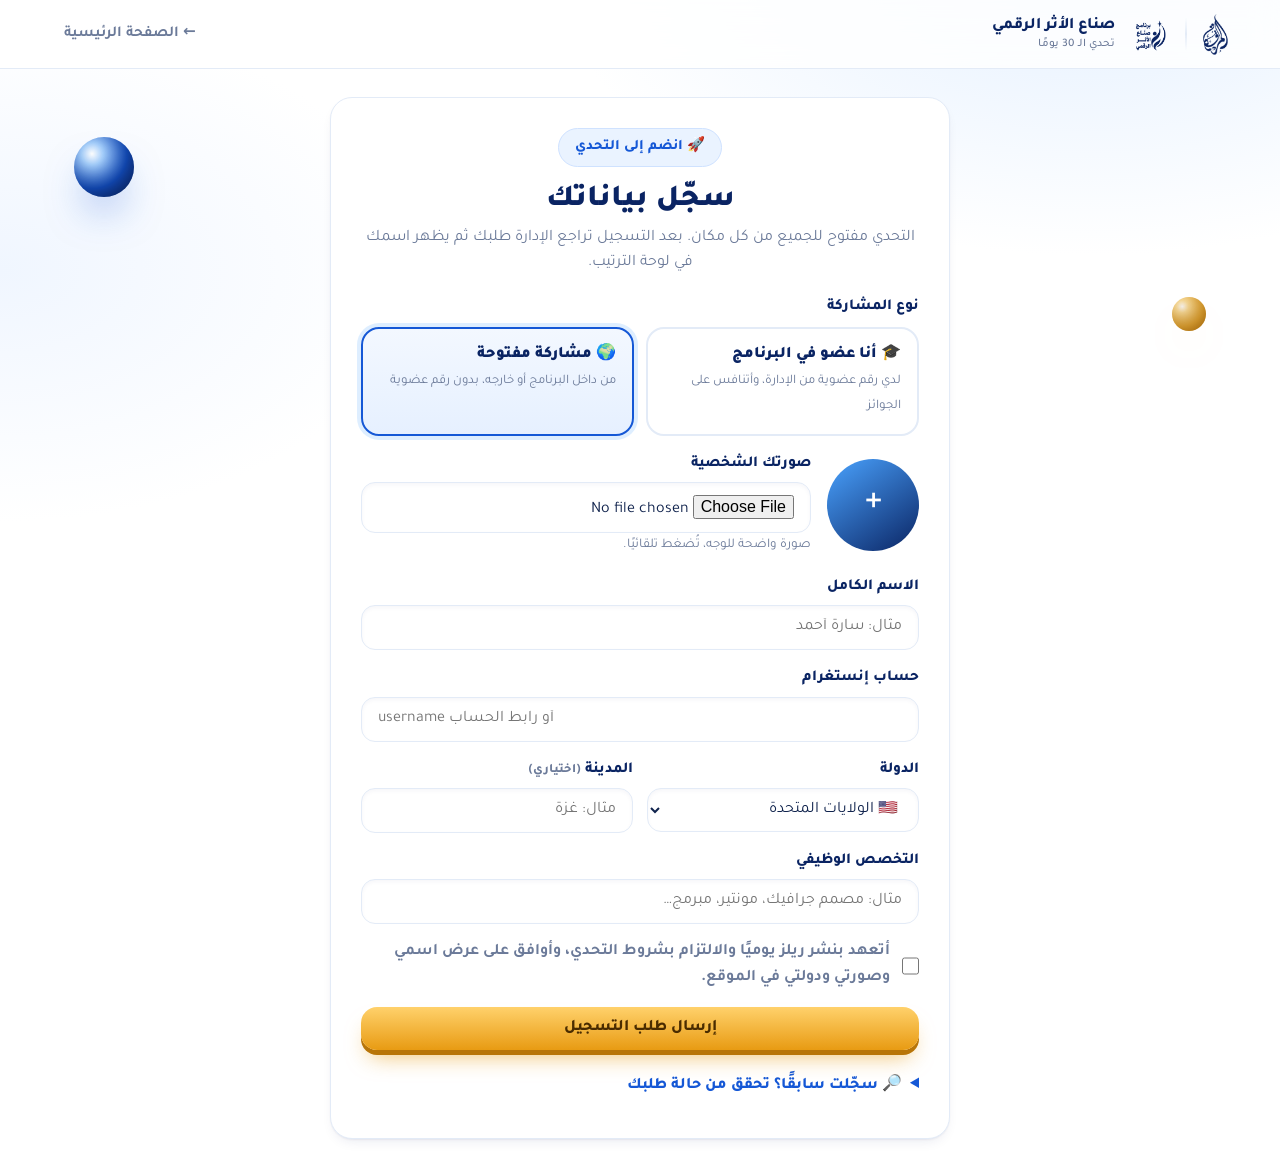
<file: register.html>
<!doctype html>
<html lang="ar" dir="rtl">
<head>
<meta charset="utf-8">
<meta name="viewport" content="width=device-width,initial-scale=1">
<title>التسجيل | تحدي الـ 30 يومًا</title>
<meta name="description" content="سجّل في تحدي الـ 30 يومًا من برنامج صناع الأثر الرقمي. مفتوح للجميع من كل مكان.">
<meta name="theme-color" content="#0a2463">
<link rel="icon" type="image/png" href="assets/favicon.png">
<link rel="preconnect" href="https://fonts.googleapis.com">
<link rel="preconnect" href="https://fonts.gstatic.com" crossorigin>
<link href="https://fonts.googleapis.com/css2?family=Tajawal:wght@400;500;700;800;900&family=Aref+Ruqaa:wght@700&display=swap" rel="stylesheet">
<link rel="stylesheet" href="assets/css/style.css">
</head>
<body>
<header class="nav">
  <div class="wrap">
    <a href="index.html" class="brand"><span class="mq-mask mq-nav" role="img" aria-label="مؤسسة المرقاة"></span><i class="vsep"></i><span class="logo-mask"></span><span>صناع الأثر الرقمي<small>تحدي الـ 30 يومًا</small></span></a>
    <nav class="nav-links" style="display:flex"><a href="index.html">← الصفحة الرئيسية</a></nav>
  </div>
</header>

<main class="wrap" style="position:relative">
  <div class="orb" style="width:60px;height:60px;top:40px;left:2%"></div>
  <div class="orb gold" style="width:34px;height:34px;top:200px;right:2%;animation-delay:-3s"></div>

  <div class="card formcard" id="box">
    <div style="text-align:center;margin-bottom:18px">
      <span class="pill">🚀 انضم إلى التحدي</span>
      <h1 style="color:var(--navy);font-weight:900;margin-top:10px;font-size:1.9rem">سجّل بياناتك</h1>
      <p style="color:var(--mut)">التحدي مفتوح للجميع من كل مكان. بعد التسجيل تراجع الإدارة طلبك ثم يظهر اسمك في لوحة الترتيب.</p>
    </div>
    <div id="joinNote" class="note hide" style="margin-bottom:14px"></div>
    <div id="closed" class="note warn hide" style="margin-bottom:14px">التسجيل مغلق حاليًا.</div>
    <div id="demo" class="note warn hide" style="margin-bottom:14px">وضع المعاينة: اربط Supabase من assets/js/config.js ليعمل التسجيل.</div>

    <form class="form" id="form" novalidate>
      <!-- ✏️ نوع المشاركة: النصوص قابلة للتعديل هنا -->
      <fieldset class="kinds">
        <legend>نوع المشاركة</legend>
        <label class="kind">
          <input type="radio" name="kind" value="member">
          <span class="kind-body"><b>🎓 أنا عضو في البرنامج</b><small>لدي رقم عضوية من الإدارة، وأتنافس على الجوائز</small></span>
        </label>
        <label class="kind">
          <input type="radio" name="kind" value="open" checked>
          <span class="kind-body"><b>🌍 مشاركة مفتوحة</b><small>من داخل البرنامج أو خارجه، بدون رقم عضوية</small></span>
        </label>
      </fieldset>

      <div class="field hide" id="codeField">
        <label for="memberCode">رقم العضوية</label>
        <input class="input code-in" id="memberCode" name="member_code" dir="ltr" maxlength="30" placeholder="SN-XXXX-XXXX" autocomplete="off" autocapitalize="characters" spellcheck="false">
        <small id="codeHint"></small>
      </div>

      <div class="photo-pick">
        <span class="avatar" id="prev"><b>＋</b></span>
        <div class="field" style="flex:1"><label for="photo">صورتك الشخصية</label>
          <input class="input" type="file" id="photo" accept="image/*" required>
          <small>صورة واضحة للوجه، تُضغط تلقائيًا.</small></div>
      </div>
      <div class="field"><label for="full_name">الاسم الكامل</label><input class="input" id="full_name" name="full_name" maxlength="80" placeholder="مثال: سارة أحمد" required autocomplete="name"></div>
      <div class="field"><label for="instagram">حساب إنستغرام</label><input class="input" id="instagram" name="instagram" dir="ltr" maxlength="60" placeholder="username أو رابط الحساب" required autocomplete="off"></div>
      <div class="two">
        <div class="field"><label for="country">الدولة</label><select class="select" id="country" name="country" required></select></div>
        <div class="field"><label for="city">المدينة <small>(اختياري)</small></label><input class="input" id="city" name="city" maxlength="60" placeholder="مثال: غزة" autocomplete="address-level2"></div>
      </div>
      <div class="field"><label for="specialty">التخصص الوظيفي</label><input class="input" id="specialty" name="specialty" maxlength="80" placeholder="مثال: مصمم جرافيك، مونتير، مبرمج…" required list="specs"></div>
      <datalist id="specs"><option>مصمم جرافيك</option><option>مونتير</option><option>مصور</option><option>مبرمج</option><option>كاتب محتوى</option><option>مسوّق رقمي</option><option>طالب</option></datalist>

      <!-- حقل مخفي لصيد الروبوتات: لا تحذفه -->
      <div class="hp" aria-hidden="true"><label>الموقع <input type="text" name="website" tabindex="-1" autocomplete="off"></label></div>

      <label class="switch" style="font-weight:600;color:var(--mut)"><input type="checkbox" id="agree" required> أتعهد بنشر ريلز يوميًا والالتزام بشروط التحدي، وأوافق على عرض اسمي وصورتي ودولتي في الموقع.</label>
      <div id="err" class="note err hide" role="alert"></div>
      <div id="errActions" class="hide"><button type="button" class="btn ghost sm" id="goOpen">سجّل كمشارك مفتوح بدلًا من ذلك</button></div>
      <button class="btn gold" type="submit" id="go">إرسال طلب التسجيل</button>
    </form>

    <div class="statusbox" id="statusBox">
      <details><summary>🔎 سجّلت سابقًا؟ تحقق من حالة طلبك</summary>
        <form id="stForm" class="st-row"><input class="input" id="stIg" dir="ltr" placeholder="حساب إنستغرام الذي سجّلت به" aria-label="حساب إنستغرام" required><button class="btn sm" type="submit">تحقق</button></form>
        <div id="stOut" class="note hide" style="margin-top:10px"></div></details>
    </div>

    <div class="success hide" id="ok" aria-live="polite">
      <div class="big">🎉</div>
      <h2 style="color:var(--navy);font-weight:900" id="okTitle">تم استلام طلبك!</h2>
      <p style="color:var(--mut);margin:8px 0 14px" id="okText"></p>
      <div id="okStatus" class="note" style="margin-bottom:12px;text-align:right"></div>
      <div id="okPhoto" class="note warn hide" style="margin-bottom:12px"></div>
      <div class="note" id="profBox" style="margin-bottom:12px;text-align:right">🔗 رابط صفحتك الشخصية (يعمل بعد القبول): <b dir="ltr" id="profLink" style="word-break:break-all"></b> <button type="button" class="btn ghost sm" id="profCopy">نسخ</button></div>
      <div class="cardbox" id="cardBox"><h3>🪪 بطاقتك الرسمية جاهزة</h3><p>شارك بطاقتك على حسابك لتعلن انضمامك للتحدي وتدعم المبادرة.</p><div id="cardMount"></div></div>
      <div class="cta" style="justify-content:center">
        <a class="btn" href="index.html">العودة للرئيسية</a>
        <a class="btn gold hide" id="groupBtn" href="#" target="_blank" rel="noopener">👥 انضم لمجموعة المشاركين</a>
        <button class="btn ghost" type="button" data-share>📤 ادعُ أصدقاءك</button>
      </div>
    </div>
  </div>
</main>

<script src="assets/js/vendor/supabase.js"></script>
<script>window.supabase||document.write('<script src="https://cdn.jsdelivr.net/npm/@supabase/supabase-js@2.118.0/dist/umd/supabase.js"><\/script>')</script>
<script src="assets/js/config.js"></script>
<script src="assets/js/common.js"></script>
<script src="assets/js/vendor/qrcode.js"></script>
<script src="assets/js/card.js"></script>
<script src="assets/js/register.js"></script>
</body>
</html>
</file>
<file: assets/css/style.css>
/* ===== تحدي الـ 30 يومًا | صناع الأثر الرقمي =====
   ✏️ الألوان: عدّل القيم داخل :root أدناه فتتغير ألوان الموقع كله.
   --navy الكحلي الأساسي (الشعار) · --blue الأزرق · --sky الأزرق الفاتح · --gold/--gold2 الذهبي (الجوائز)
   تأكد أن اللون الجديد يبقى مقروءًا على الخلفية البيضاء. */
:root{
  --navy:#0a2463; --navy2:#081a4a; --blue:#1558d6; --sky:#4aa3ff; --ice:#eaf3ff;
  --gold:#f5b942; --gold2:#e89b13; --green:#16b364; --red:#e5484d;
  --ink:#10234d; --mut:#6b7a99; --line:#e3ebf7; --bg:#ffffff;
  --r:22px; --sh1:0 1px 2px rgba(10,36,99,.06),0 6px 14px -6px rgba(10,36,99,.12);
  --sh2:0 2px 4px rgba(10,36,99,.05),0 14px 28px -10px rgba(10,36,99,.22),0 30px 60px -30px rgba(21,88,214,.28);
}
*{box-sizing:border-box;margin:0;padding:0}
html{scroll-behavior:smooth}
body{font-family:'Tajawal','Cairo',system-ui,sans-serif;color:var(--ink);background:var(--bg);line-height:1.6;overflow-x:hidden;-webkit-font-smoothing:antialiased}
body::before{content:"";position:fixed;inset:0;z-index:-2;background:
  radial-gradient(900px 500px at 85% -5%,#e4f0ff 0,transparent 60%),
  radial-gradient(700px 420px at 0% 30%,#f0f6ff 0,transparent 60%),#fff}
a{color:inherit;text-decoration:none}
button,input,select,textarea{font-family:inherit;font-size:1rem;color:inherit}
img{max-width:100%;display:block}
.wrap{width:min(1180px,100% - 32px);margin-inline:auto}
.hide{display:none!important}

/* شعار (قناع لوني ليظهر باللون الكحلي على الأبيض) */
.logo-mask{display:inline-block;background:var(--navy);-webkit-mask:url(../logo.png) center/contain no-repeat;mask:url(../logo.png) center/contain no-repeat}
.logo-white{background:#fff}

/* ===== الترويسة ===== */
.nav{position:sticky;top:0;z-index:50;backdrop-filter:blur(14px);background:rgba(255,255,255,.82);border-bottom:1px solid var(--line)}
.nav .wrap{display:flex;align-items:center;gap:16px;height:68px}
.brand{display:flex;align-items:center;gap:10px;font-weight:800;color:var(--navy)}
.brand .logo-mask{width:44px;height:44px}
.brand small{display:block;font-weight:500;color:var(--mut);font-size:.72rem;margin-top:-4px}
.nav-links{display:flex;gap:4px;margin-inline-start:auto}
.nav-links a{padding:8px 14px;border-radius:12px;color:var(--mut);font-weight:700;font-size:.95rem;transition:.2s}
.nav-links a:hover{background:var(--ice);color:var(--navy)}
.burger{display:none;margin-inline-start:auto;background:var(--ice);border:0;border-radius:12px;width:42px;height:42px;font-size:1.3rem;cursor:pointer}

/* ===== أزرار ثلاثية الأبعاد ===== */
.btn{--c:var(--blue);--d:#0f3fa3;display:inline-flex;align-items:center;justify-content:center;gap:8px;padding:12px 24px;border:0;border-radius:16px;cursor:pointer;font-weight:800;color:#fff;
  background:linear-gradient(180deg,#3b82f6,var(--c));box-shadow:0 5px 0 var(--d),0 14px 22px -8px rgba(21,88,214,.55);transition:transform .12s,box-shadow .12s,filter .2s;position:relative;top:0}
.btn:hover{filter:brightness(1.07);transform:translateY(-2px);box-shadow:0 7px 0 var(--d),0 18px 26px -8px rgba(21,88,214,.55)}
.btn:active{transform:translateY(4px);box-shadow:0 1px 0 var(--d),0 6px 12px -6px rgba(21,88,214,.5)}
.btn.gold{--c:var(--gold2);--d:#b87508;background:linear-gradient(180deg,#ffd16b,var(--c));color:#4a2c00;box-shadow:0 5px 0 var(--d),0 14px 22px -8px rgba(232,155,19,.6)}
.btn.ghost{--d:#cfdcf2;background:#fff;color:var(--navy);box-shadow:0 5px 0 var(--d),0 12px 18px -10px rgba(10,36,99,.3);border:1px solid var(--line)}
.btn.danger{--c:var(--red);--d:#a82a2e;background:linear-gradient(180deg,#f26b70,var(--c))}
.btn.green{--c:var(--green);--d:#0d7d46;background:linear-gradient(180deg,#34d58a,var(--c))}
.btn.sm{padding:8px 16px;border-radius:12px;font-size:.88rem;box-shadow:0 3px 0 var(--d),0 8px 14px -8px rgba(21,88,214,.5)}
.btn[disabled]{opacity:.55;pointer-events:none}

/* ===== كرات وأشكال ثلاثية الأبعاد عائمة ===== */
.orb{position:absolute;border-radius:50%;background:radial-gradient(circle at 30% 28%,#fff 0,#a9d3ff 18%,var(--blue) 58%,var(--navy2) 100%);
  box-shadow:inset -10px -14px 24px rgba(8,26,74,.45),0 24px 40px -14px rgba(21,88,214,.55);animation:float 7s ease-in-out infinite}
.orb.gold{background:radial-gradient(circle at 30% 28%,#fff 0,#ffe3a1 18%,var(--gold) 58%,#b87508 100%);box-shadow:inset -8px -12px 20px rgba(120,70,0,.4),0 20px 34px -14px rgba(232,155,19,.6)}
.ring{position:absolute;border-radius:50%;border:14px solid transparent;background:linear-gradient(#fff,#fff) padding-box,linear-gradient(135deg,var(--sky),var(--navy)) border-box;box-shadow:0 20px 36px -16px rgba(21,88,214,.5);animation:float 9s ease-in-out infinite reverse}
@keyframes float{0%,100%{transform:translateY(0) rotate(0)}50%{transform:translateY(-18px) rotate(6deg)}}

/* ===== البطل ===== */
.hero{position:relative;padding:56px 0 30px}
.hero .wrap{display:grid;grid-template-columns:1.15fr .85fr;gap:32px;align-items:center}
.pill{display:inline-flex;align-items:center;gap:8px;padding:7px 16px;border-radius:99px;background:var(--ice);color:var(--blue);font-weight:800;font-size:.9rem;border:1px solid #cfe2ff}
.pill i{width:9px;height:9px;border-radius:50%;background:var(--green);box-shadow:0 0 0 0 rgba(22,179,100,.6);animation:pulse 1.8s infinite}
@keyframes pulse{70%{box-shadow:0 0 0 10px rgba(22,179,100,0)}100%{box-shadow:0 0 0 0 rgba(22,179,100,0)}}
.hero h1{font-size:clamp(2.1rem,5.2vw,3.7rem);line-height:1.15;color:var(--navy);margin:16px 0 12px;font-weight:900}
.hero h1 span{background:linear-gradient(90deg,var(--blue),var(--sky));-webkit-background-clip:text;background-clip:text;color:transparent}
.hero p.lead{color:var(--mut);font-size:1.12rem;max-width:560px}
.hero .cta{display:flex;flex-wrap:wrap;gap:14px;margin-top:26px}
.hero-card{position:relative;perspective:900px;min-height:340px;display:grid;place-items:center}
.logo-card{width:min(340px,86%);aspect-ratio:1;border-radius:36px;background:linear-gradient(145deg,#1d6bf0,var(--navy) 70%);display:grid;place-items:center;
  box-shadow:0 2px 0 #4f8ff7 inset,0 -10px 30px rgba(8,26,74,.5) inset,var(--sh2);transform:rotateX(var(--rx,6deg)) rotateY(var(--ry,-10deg));transition:transform .2s;position:relative;z-index:2}
.logo-card .logo-mask{width:72%;height:72%}
.logo-card::after{content:"";position:absolute;inset:0;border-radius:inherit;background:linear-gradient(120deg,rgba(255,255,255,.28),transparent 40%)}

/* ===== البطاقات ===== */
.card{background:#fff;border:1px solid var(--line);border-radius:var(--r);box-shadow:var(--sh1)}
.tilt{transform:perspective(900px) rotateX(var(--rx,0)) rotateY(var(--ry,0));transition:transform .18s ease,box-shadow .25s;transform-style:preserve-3d}
.tilt:hover{box-shadow:var(--sh2)}
section.sec{padding:34px 0}
.sec-h{display:flex;align-items:end;justify-content:space-between;gap:12px;flex-wrap:wrap;margin-bottom:20px}
.sec-h h2{font-size:clamp(1.5rem,3.4vw,2.1rem);color:var(--navy);font-weight:900}
.sec-h p{color:var(--mut)}

/* إحصاءات */
.stats{display:grid;grid-template-columns:repeat(4,1fr);gap:16px}
.stat{padding:20px;display:flex;gap:14px;align-items:center}
.stat .ic{width:54px;height:54px;border-radius:16px;display:grid;place-items:center;font-size:1.6rem;background:linear-gradient(145deg,#e8f2ff,#cfe3ff);box-shadow:inset 0 -4px 8px rgba(21,88,214,.15),0 8px 14px -8px rgba(21,88,214,.4)}
.stat b{display:block;font-size:2rem;line-height:1;color:var(--navy);font-weight:900}
.stat span{color:var(--mut);font-size:.9rem;font-weight:700}

/* ===== منصة التتويج ===== */
.podium{display:grid;grid-template-columns:1fr 1.1fr 1fr;gap:18px;align-items:end;max-width:860px;margin:10px auto 0}
.pod{text-align:center;position:relative}
.pod .who{padding:16px 10px 0;position:relative;z-index:2}
.pod .avatar{width:84px;height:84px;margin:0 auto 8px;border:4px solid #fff;box-shadow:0 10px 22px -8px rgba(10,36,99,.5)}
.pod.p1 .avatar{width:104px;height:104px}
.pod .crown{position:absolute;top:-22px;left:50%;transform:translateX(-50%);font-size:2rem;animation:float 4s ease-in-out infinite;z-index:3}
.pod h3{font-size:1.05rem;color:var(--navy);font-weight:800}
.pod small{color:var(--mut);display:block}
.block{margin-top:12px;border-radius:18px 18px 8px 8px;display:grid;place-items:center;color:#fff;font-weight:900;font-size:2.4rem;position:relative;
  background:linear-gradient(180deg,#3b82f6,var(--navy));box-shadow:inset 0 3px 0 rgba(255,255,255,.35),0 18px 30px -12px rgba(10,36,99,.6)}
.block::before{content:"";position:absolute;inset:0 0 auto 0;height:10px;border-radius:18px 18px 0 0;background:rgba(255,255,255,.18)}
.p1 .block{height:170px;background:linear-gradient(180deg,#ffd16b,var(--gold2));color:#5a3500}
.p2 .block{height:130px}.p3 .block{height:100px;background:linear-gradient(180deg,#6ea8ff,#1d4fb8)}
.block em{font-style:normal;font-size:.85rem;font-weight:800;opacity:.9;display:block;margin-top:-6px}

/* ===== لوحة الترتيب ===== */
.tools{display:flex;gap:12px;flex-wrap:wrap;margin-bottom:16px}
.input,.select,.textarea{width:100%;padding:12px 16px;border:1.5px solid var(--line);border-radius:14px;background:#fff;transition:.2s;box-shadow:inset 0 2px 4px rgba(10,36,99,.04)}
.input:focus,.select:focus,.textarea:focus{outline:0;border-color:var(--sky);box-shadow:0 0 0 4px rgba(74,163,255,.18)}
.tools .input{flex:1;min-width:200px}.tools .select{width:auto;min-width:180px}
.board{display:grid;gap:12px}
.row{display:grid;grid-template-columns:54px 56px 1.4fr 1.6fr 90px 90px;gap:14px;align-items:center;padding:14px 18px;cursor:pointer;animation:rise .5s both}
.row.win{border-color:#ffe2a3;background:linear-gradient(90deg,#fffaf0,#fff 40%)}
@keyframes rise{from{opacity:0;transform:translateY(14px)}to{opacity:1;transform:none}}
.rank{width:44px;height:44px;border-radius:14px;display:grid;place-items:center;font-weight:900;color:var(--navy);background:var(--ice);box-shadow:inset 0 -3px 0 rgba(21,88,214,.18)}
.row.win .rank{background:linear-gradient(180deg,#ffe29a,var(--gold));color:#5a3500;box-shadow:inset 0 -3px 0 rgba(150,90,0,.3)}
.avatar{width:52px;height:52px;border-radius:50%;overflow:hidden;display:inline-grid;place-items:center;background:linear-gradient(145deg,#4aa3ff,var(--navy));color:#fff;font-weight:800;flex:none}
.avatar img{width:100%;height:100%;object-fit:cover}
.pn b{display:block;color:var(--navy);font-weight:800}.pn small{color:var(--mut)}
.prog{height:12px;border-radius:99px;background:var(--ice);overflow:hidden;box-shadow:inset 0 2px 4px rgba(10,36,99,.12)}
.prog i{display:block;height:100%;border-radius:99px;background:linear-gradient(90deg,var(--sky),var(--blue));box-shadow:inset 0 2px 0 rgba(255,255,255,.4);transition:width 1s cubic-bezier(.2,.8,.2,1)}
.prog-l{display:flex;justify-content:space-between;font-size:.8rem;color:var(--mut);font-weight:700;margin-top:4px}
.bdg{display:flex;gap:4px;flex-wrap:wrap;margin-top:4px}
.bdg span{font-size:.72rem;background:#fff7e0;border:1px solid #ffe2a3;color:#7a4b00;padding:1px 8px;border-radius:99px;font-weight:700}
.num{text-align:center}.num b{display:block;font-size:1.35rem;color:var(--navy);font-weight:900;line-height:1.1}.num small{color:var(--mut);font-size:.75rem;font-weight:700}
.divider{display:flex;align-items:center;gap:10px;color:#a46a00;font-weight:800;font-size:.85rem;margin:4px 0}
.divider::before,.divider::after{content:"";flex:1;height:1px;background:repeating-linear-gradient(90deg,#f0c872 0 6px,transparent 6px 12px)}
.empty{padding:40px;text-align:center;color:var(--mut)}

/* ===== مخطط التطور اليومي ===== */
.chart{padding:22px}
.bars{display:flex;align-items:flex-end;gap:6px;height:170px;margin-top:14px}
.bar{flex:1;min-width:6px;display:flex;flex-direction:column;justify-content:flex-end;align-items:center;height:100%;gap:6px;position:relative}
.bar i{width:100%;border-radius:8px 8px 3px 3px;background:linear-gradient(180deg,var(--sky),var(--blue));box-shadow:inset 0 2px 0 rgba(255,255,255,.4);min-height:3px;transition:height 1s cubic-bezier(.2,.8,.2,1)}
.bar.today i{background:linear-gradient(180deg,#ffd16b,var(--gold2))}
.bar.future i{background:#e6edf8;box-shadow:none}
.bar small{font-size:.66rem;color:var(--mut);font-weight:700}
.bar:hover::after{content:attr(data-t);position:absolute;bottom:100%;background:var(--navy);color:#fff;font-size:.75rem;padding:3px 8px;border-radius:8px;white-space:nowrap;margin-bottom:4px}

/* ===== الجوائز والخطوات ===== */
.prizes{display:grid;grid-template-columns:repeat(2,1fr);gap:18px}
.prize{padding:26px;display:flex;gap:18px;align-items:center}
.prize .ic{width:78px;height:78px;border-radius:24px;display:grid;place-items:center;font-size:2.4rem;flex:none;background:linear-gradient(145deg,#fff1cc,#ffd16b);box-shadow:inset 0 -5px 0 rgba(150,90,0,.2),0 14px 22px -10px rgba(232,155,19,.7)}
.prize.b .ic{background:linear-gradient(145deg,#e8f2ff,#9cc7ff);box-shadow:inset 0 -5px 0 rgba(21,88,214,.2),0 14px 22px -10px rgba(21,88,214,.6)}
.prize h3{font-size:1.6rem;color:var(--navy);font-weight:900}.prize p{color:var(--mut)}
.steps{display:grid;grid-template-columns:repeat(3,1fr);gap:18px}
.step{padding:24px;position:relative}
.step .n{width:46px;height:46px;border-radius:14px;display:grid;place-items:center;font-weight:900;color:#fff;font-size:1.3rem;background:linear-gradient(180deg,#3b82f6,var(--navy));box-shadow:0 4px 0 #0a2a7a,0 12px 18px -8px rgba(21,88,214,.6);margin-bottom:12px}
.step h3{color:var(--navy);font-weight:800}.step p{color:var(--mut);font-size:.95rem}

/* ===== نافذة منبثقة ===== */
.modal{position:fixed;inset:0;z-index:100;background:rgba(8,26,74,.45);backdrop-filter:blur(6px);display:grid;place-items:center;padding:16px;animation:fade .2s}
@keyframes fade{from{opacity:0}}
.sheet{width:min(640px,100%);max-height:92vh;overflow:auto;background:#fff;border-radius:28px;padding:26px;box-shadow:var(--sh2);animation:pop .3s cubic-bezier(.2,.9,.3,1.2)}
.sheet.wide{width:min(820px,100%)}
@keyframes pop{from{transform:translateY(24px) scale(.96);opacity:0}}
.sheet-h{display:flex;align-items:center;gap:14px;margin-bottom:16px}
.sheet-h .x{margin-inline-start:auto;border:0;background:var(--ice);width:40px;height:40px;border-radius:12px;font-size:1.2rem;cursor:pointer}
.daygrid{display:grid;grid-template-columns:repeat(auto-fill,minmax(54px,1fr));gap:8px;margin-top:10px}
.day{aspect-ratio:1;border-radius:14px;display:grid;place-items:center;font-weight:800;background:var(--ice);color:var(--mut);position:relative;font-size:.95rem}
.day.ok{background:linear-gradient(180deg,#3b82f6,var(--blue));color:#fff;box-shadow:0 4px 0 #0f3fa3}
.day.cur{outline:3px solid var(--gold);outline-offset:2px}
.day.miss{background:#fff1f1;color:#d66;}
.day a{position:absolute;inset:0;display:grid;place-items:center;border-radius:inherit}
.mini{display:grid;grid-template-columns:repeat(3,1fr);gap:10px;margin:12px 0}
.mini div{background:var(--ice);border-radius:16px;padding:12px;text-align:center}.mini b{display:block;font-size:1.5rem;color:var(--navy);font-weight:900}.mini small{color:var(--mut);font-weight:700}

/* ===== نماذج ===== */
.form{display:grid;gap:16px}
.field label{display:block;font-weight:800;color:var(--navy);margin-bottom:6px;font-size:.95rem}
.field small{color:var(--mut)}
.formcard{max-width:620px;margin:28px auto;padding:30px}
.photo-pick{display:flex;align-items:center;gap:16px}
.photo-pick .avatar{width:92px;height:92px;font-size:1.6rem}
.note{background:var(--ice);border:1px solid #cfe2ff;color:var(--blue);padding:12px 16px;border-radius:14px;font-weight:700;font-size:.92rem}
.note.warn{background:#fff8e6;border-color:#ffe2a3;color:#8a5a00}
.note.err{background:#fff1f1;border-color:#ffcdd0;color:#b3282d}
.success{text-align:center;padding:20px}.success .big{font-size:4rem}

/* ===== إشعارات ===== */
#toasts{position:fixed;bottom:20px;left:50%;transform:translateX(-50%);z-index:300;display:grid;gap:8px;width:min(92vw,420px)}
.toast{background:var(--navy);color:#fff;padding:12px 18px;border-radius:14px;font-weight:700;box-shadow:var(--sh2);animation:rise .3s;transition:.3s}
.toast.err{background:var(--red)}.toast.out{opacity:0;transform:translateY(10px)}

footer{margin-top:40px;padding:30px 0;border-top:1px solid var(--line);color:var(--mut);text-align:center;font-weight:700}
footer .logo-mask{width:46px;height:46px;margin-bottom:6px}
.demo-bar{background:#fff8e6;border-bottom:1px solid #ffe2a3;color:#8a5a00;text-align:center;padding:8px 14px;font-weight:800;font-size:.9rem}

/* ===== الإدارة ===== */
.admin-top{display:flex;align-items:center;gap:14px;flex-wrap:wrap;padding:18px 0}
.tabs{display:flex;gap:8px;flex-wrap:wrap;margin-bottom:18px}
.tab{padding:10px 18px;border-radius:14px;border:1px solid var(--line);background:#fff;font-weight:800;color:var(--mut);cursor:pointer;transition:.2s;position:relative}
.tab.on{background:linear-gradient(180deg,#3b82f6,var(--blue));color:#fff;border-color:transparent;box-shadow:0 4px 0 #0f3fa3}
.tab .cnt{background:var(--red);color:#fff;border-radius:99px;font-size:.72rem;padding:1px 7px;margin-inline-start:6px}
.gridwrap{overflow:auto;border:1px solid var(--line);border-radius:20px;max-height:68vh;background:#fff;box-shadow:var(--sh1)}
table.grid{border-collapse:separate;border-spacing:0;min-width:100%;font-size:.9rem}
.grid th,.grid td{padding:6px;text-align:center;border-bottom:1px solid var(--line);white-space:nowrap}
.grid thead th{position:sticky;top:0;background:#f5f9ff;z-index:3;font-weight:800;color:var(--navy)}
.grid th.name,.grid td.name{position:sticky;right:0;background:#fff;z-index:2;text-align:right;min-width:190px;padding:8px 12px;border-left:1px solid var(--line)}
.grid thead th.name{background:#f5f9ff;z-index:4}
.grid th.today{background:#fff3d1;color:#7a4b00}
.cell{width:34px;height:34px;border-radius:10px;border:1.5px solid var(--line);background:#fff;cursor:pointer;font-weight:900;transition:.12s;color:transparent}
.cell:hover{border-color:var(--sky);background:var(--ice)}
.cell.ok{background:linear-gradient(180deg,#3b82f6,var(--blue));border-color:transparent;color:#fff;box-shadow:0 3px 0 #0f3fa3}
.cell.pend{background:#fff3d1;border-color:#f3c35c;color:#a46a00}
.cell.future{opacity:.35}
.cell.today{border-color:var(--gold);border-width:2px}
.grid .who{display:flex;align-items:center;gap:10px;cursor:pointer}.grid .who .avatar{width:34px;height:34px;font-size:.8rem}
.grid td.tot{font-weight:900;color:var(--navy);min-width:56px}
.list{display:grid;gap:12px}
.item{display:flex;align-items:center;gap:14px;padding:14px 16px;flex-wrap:wrap}
.item .grow{flex:1;min-width:180px}.item .grow b{display:block;color:var(--navy)}.item .grow small{color:var(--mut)}
.item .acts{display:flex;gap:8px;flex-wrap:wrap}
.badge{font-size:.75rem;font-weight:800;padding:2px 10px;border-radius:99px}
.badge.pending{background:#fff3d1;color:#8a5a00}.badge.approved{background:#dcfbe9;color:#0d7d46}.badge.rejected{background:#ffe3e4;color:#a82a2e}
.two{display:grid;grid-template-columns:1fr 1fr;gap:14px}
.login{max-width:430px;margin:9vh auto;padding:34px;text-align:center}
.login .logo-mask{width:92px;height:92px;margin-bottom:6px}
.switch{display:flex;align-items:center;gap:12px;cursor:pointer;font-weight:800;color:var(--navy)}
.switch input{width:22px;height:22px;accent-color:var(--blue)}

/* ===== متجاوب ===== */
@media (max-width:900px){
  .hero .wrap{grid-template-columns:1fr}.hero-card{order:-1;min-height:260px}
  .stats{grid-template-columns:repeat(2,1fr)}
  .steps,.prizes{grid-template-columns:1fr}
  .row{grid-template-columns:44px 48px 1fr 70px;grid-template-areas:"r a n d" "p p p p"}
  .row .rank{grid-area:r;width:38px;height:38px}.row>.avatar{grid-area:a;width:46px;height:46px}.row .pn{grid-area:n}.row .pg{grid-area:p}.row .num.d{grid-area:d}.row .num.s{display:none}
  .nav-links{display:none;position:absolute;top:68px;inset-inline:0;background:#fff;flex-direction:column;padding:10px 16px;border-bottom:1px solid var(--line)}
  .nav-links.open{display:flex}.burger{display:block}
  .podium{gap:8px}.pod .avatar{width:60px;height:60px}.pod.p1 .avatar{width:76px;height:76px}.pod h3{font-size:.9rem}
  .p1 .block{height:130px}.p2 .block{height:100px}.p3 .block{height:76px}.block{font-size:1.8rem}
  .two{grid-template-columns:1fr}
}
@media (prefers-reduced-motion:reduce){*{animation:none!important;transition:none!important}}


/* ===================== إضافات الإصدار 2 ===================== */
.muted{color:var(--mut);font-weight:700}

/* شريط من نشر اليوم */
.today{padding:18px 22px}
.today-h{display:flex;align-items:center;justify-content:space-between;gap:12px;margin-bottom:12px}
.today-h b{display:block;color:var(--navy);font-size:1.1rem;font-weight:900}
.today-h small{color:var(--mut)}
.today-n{background:linear-gradient(180deg,#34d58a,var(--green));color:#fff;font-weight:900;padding:6px 16px;border-radius:99px;box-shadow:0 3px 0 #0d7d46;white-space:nowrap}
.today-av{display:flex;flex-wrap:wrap;gap:0;align-items:center;min-height:48px}
.tav{margin-inline-end:-10px;cursor:pointer;transition:transform .15s;position:relative}
.tav:hover{transform:translateY(-4px) scale(1.08);z-index:3}
.tav .avatar{width:46px;height:46px;border:3px solid #fff;box-shadow:0 4px 10px -4px rgba(10,36,99,.5)}
.tmore{margin-inline-start:18px;font-weight:900;color:var(--blue)}

/* المعايير */
.crits{display:grid;grid-template-columns:repeat(3,1fr);gap:18px}
.crit{padding:24px;text-align:center}
.crit .ci{width:68px;height:68px;margin:0 auto 12px;border-radius:22px;display:grid;place-items:center;font-size:2rem;background:linear-gradient(145deg,#e8f2ff,#bcd9ff);box-shadow:inset 0 -5px 0 rgba(21,88,214,.18),0 12px 20px -10px rgba(21,88,214,.55)}
.crit h3{color:var(--navy);font-weight:900;margin-bottom:4px}.crit p{color:var(--mut);font-size:.95rem}

/* الأسئلة الشائعة */
.faqs{display:grid;gap:12px;max-width:820px;margin-inline:auto}
.faq{padding:0;overflow:hidden}
.faq summary{list-style:none;cursor:pointer;padding:16px 20px;font-weight:800;color:var(--navy);display:flex;justify-content:space-between;align-items:center;gap:12px}
.faq summary::-webkit-details-marker{display:none}
.faq summary::after{content:"＋";font-weight:900;color:var(--blue);transition:transform .25s}
.faq[open] summary::after{transform:rotate(45deg)}
.faq[open]{border-color:#cfe2ff;box-shadow:var(--sh2)}
.faq p{padding:0 20px 18px;color:var(--mut)}

/* شريط الدعوة السفلي */
.cta-band{padding:30px;display:flex;align-items:center;justify-content:space-between;gap:20px;flex-wrap:wrap;
  background:linear-gradient(135deg,#1d6bf0,var(--navy));border:0;color:#fff;box-shadow:var(--sh2)}
.cta-band h2{font-weight:900;font-size:1.7rem}.cta-band p{opacity:.9;max-width:520px}
.cta-band .btn.ghost{background:rgba(255,255,255,.12);color:#fff;border-color:rgba(255,255,255,.35);--d:rgba(0,0,0,.25)}

/* زر واتساب العائم */
.fab-wa{position:fixed;bottom:20px;inset-inline-start:20px;width:58px;height:58px;border-radius:50%;display:grid;place-items:center;font-size:1.7rem;z-index:60;
  background:linear-gradient(180deg,#34d58a,var(--green));box-shadow:0 5px 0 #0d7d46,0 14px 24px -8px rgba(22,179,100,.6);transition:transform .15s}
.fab-wa:hover{transform:translateY(-3px)}.fab-wa:active{transform:translateY(3px);box-shadow:0 1px 0 #0d7d46}

/* الإدارة: تبويب اليوم والتذكير */
.split{display:grid;grid-template-columns:1fr 1fr;gap:18px}
.colh{display:flex;align-items:center;justify-content:space-between;margin-bottom:10px;color:var(--navy);font-weight:900}
.textarea{resize:vertical;min-height:140px;line-height:1.8}
.tag{display:inline-block;font-size:.78rem;font-weight:800;padding:2px 10px;border-radius:99px;background:var(--ice);color:var(--blue)}
.sep{border:0;border-top:1px solid var(--line);margin:22px 0}
.kbd{font-family:monospace;background:var(--ice);padding:1px 8px;border-radius:8px;direction:ltr;display:inline-block}
.pwd-eye{position:relative}.pwd-eye button{position:absolute;inset-inline-start:8px;top:50%;transform:translateY(-50%);border:0;background:none;cursor:pointer;font-size:1.1rem}
.hp{position:absolute!important;inset-inline-start:-9999px;width:1px;height:1px;opacity:0;overflow:hidden}

@media (max-width:900px){
  .crits{grid-template-columns:1fr}
  .split{grid-template-columns:1fr}
  .hero{padding-top:30px}
  .hero-card{min-height:200px}.logo-card{width:min(220px,62%)}
  .cta-band{text-align:center;justify-content:center}.cta-band .cta{justify-content:center}
}
@media print{.nav,.fab-wa,.orb,.ring,.demo-bar{display:none!important}}

/* ===================== الإصدار 3: مفتوح للجميع + أعضاء البرنامج ===================== */
.chips{display:flex;flex-wrap:wrap;gap:10px;margin-top:16px}
.chip{display:inline-flex;align-items:center;gap:6px;padding:7px 14px;border-radius:99px;font-weight:800;font-size:.9rem;background:#fff;color:var(--navy);border:1px solid var(--line);box-shadow:var(--sh1)}
.chip.gold{background:linear-gradient(180deg,#fff7e0,#ffecb8);border-color:#ffe2a3;color:#6b4300}

/* شارة العضوية */
.mb{display:inline-flex;align-items:center;gap:4px;font-size:.72rem;font-weight:800;padding:1px 9px;border-radius:99px;border:1px solid transparent;white-space:nowrap}
.mb.member{background:linear-gradient(180deg,#e8f2ff,#cfe3ff);color:#0f3fa3;border-color:#b6d3ff}
.mb.open{background:#eefbf4;color:#0d7d46;border-color:#c5efd9}
.prize-tag{font-size:.72rem;font-weight:800;padding:1px 9px;border-radius:99px;background:linear-gradient(180deg,#ffe29a,var(--gold));color:#5a3500;border:1px solid #f0c872}
.bdg .mb{margin-inline-end:0}
.pn small{display:block}

/* أزرار التبديل بين الترتيبين */
.seg{display:inline-flex;gap:6px;padding:6px;border-radius:20px;background:var(--ice);border:1px solid #d6e6ff;margin-bottom:14px;flex-wrap:wrap;max-width:100%}
.seg-b{border:0;background:transparent;padding:10px 18px;border-radius:14px;font-weight:800;color:var(--mut);cursor:pointer;transition:.2s}
.seg-b:hover{color:var(--navy)}
.seg-b.on{background:#fff;color:var(--navy);box-shadow:0 3px 0 #cfdcf2,0 10px 16px -10px rgba(10,36,99,.4)}
.scope-note{margin-bottom:14px}

/* مجتمع التحدي */
.community{padding:22px}
.split-bar{display:flex;height:16px;border-radius:99px;overflow:hidden;background:var(--ice);box-shadow:inset 0 2px 4px rgba(10,36,99,.12)}
.split-bar i{display:block;height:100%;transition:width 1s cubic-bezier(.2,.8,.2,1)}
.split-bar .sm,.dot.sm{background:linear-gradient(180deg,var(--sky),var(--blue))}
.split-bar .so,.dot.so{background:linear-gradient(180deg,#34d58a,var(--green))}
.split-leg{display:flex;gap:22px;flex-wrap:wrap;margin:10px 0 16px;color:var(--mut);font-weight:700}
.split-leg b{color:var(--navy)}
.dot{display:inline-block;width:10px;height:10px;border-radius:50%;margin-inline-end:6px}
.cchips{display:flex;flex-wrap:wrap;gap:10px}
.cchip{display:inline-flex;align-items:center;gap:8px;padding:8px 14px;border-radius:99px;border:1.5px solid var(--line);background:#fff;font-weight:800;color:var(--navy);cursor:pointer;transition:.18s}
.cchip b{background:var(--ice);color:var(--blue);border-radius:99px;padding:0 9px;font-size:.85rem}
.cchip:hover{transform:translateY(-2px);border-color:var(--sky);box-shadow:var(--sh1)}
.cchip.on{background:linear-gradient(180deg,#3b82f6,var(--blue));color:#fff;border-color:transparent;box-shadow:0 3px 0 #0f3fa3}
.cchip.on b{background:rgba(255,255,255,.25);color:#fff}

/* الشهادة */
.cert-img{width:100%;border-radius:16px;border:1px solid var(--line);box-shadow:var(--sh1)}
.cert-hint{color:var(--mut);font-size:.88rem;margin-top:12px;font-weight:700}

/* صفحة التسجيل: اختيار النوع */
.kinds{border:0;display:grid;grid-template-columns:1fr 1fr;gap:12px}
.kinds legend{font-weight:800;color:var(--navy);margin-bottom:8px;font-size:.95rem;padding:0}
.kind{position:relative;display:block;cursor:pointer}
.kind input{position:absolute;opacity:0;inset:0;cursor:pointer}
.kind-body{display:block;padding:14px 16px;border-radius:18px;border:2px solid var(--line);background:#fff;transition:.18s;height:100%}
.kind-body b{display:block;color:var(--navy);font-weight:900}
.kind-body small{color:var(--mut);font-size:.82rem}
.kind:hover .kind-body{border-color:var(--sky)}
.kind input:checked + .kind-body{border-color:var(--blue);background:linear-gradient(180deg,#f3f8ff,#e6f0ff);box-shadow:0 0 0 4px rgba(74,163,255,.18)}
.kind input:focus-visible + .kind-body{outline:3px solid var(--gold);outline-offset:2px}
.code-in{font-family:ui-monospace,Menlo,Consolas,monospace;letter-spacing:.12em;font-weight:800;text-transform:uppercase;font-size:1.05rem}

/* الإحصاءات: 8 بطاقات */
.stats{grid-template-columns:repeat(4,1fr)}
.stat b{font-size:1.9rem}

@media (max-width:900px){
  .kinds{grid-template-columns:1fr}
  .seg{display:flex}.seg-b{flex:1;padding:10px 10px;font-size:.9rem}
  .stat{padding:14px;gap:10px}.stat .ic{width:44px;height:44px;font-size:1.3rem}.stat b{font-size:1.5rem}.stat span{font-size:.8rem}
}

/* ===== v3.1 إضافات الإدارة ===== */
.hintp{color:var(--mut);font-size:.88rem;margin-bottom:10px;line-height:1.8}
.code-big{font-family:ui-monospace,Consolas,monospace;direction:ltr;display:inline-block;font-weight:800;letter-spacing:.06em;color:var(--navy);background:#eef4ff;border:1px dashed var(--blue);border-radius:10px;padding:4px 10px}

/* ===== v4: شعار المرقاة + مشهد ثلاثي الأبعاد + شريط الأخبار ===== */
.mq-mask{display:inline-block;background:var(--navy);-webkit-mask:url(../marqat-white.png) center/contain no-repeat;mask:url(../marqat-white.png) center/contain no-repeat;aspect-ratio:378/599;flex:none}
.mq-nav{height:46px}.mq-eb{height:20px;vertical-align:middle;background:var(--blue)}
.vsep{width:1.5px;height:34px;background:linear-gradient(transparent,var(--line),transparent);flex:none;margin-inline:2px}
.eyebrow{display:inline-flex;align-items:center;gap:8px;font-weight:800;color:var(--blue);font-size:.9rem;margin-inline-end:8px}
.brand{gap:12px}
.foot-logos{display:flex;align-items:center;justify-content:center;gap:16px;margin-bottom:8px}
.foot-logos .mq-mask{height:64px}.foot-logos .logo-mask{width:54px;height:54px;margin:0}
.formula{display:flex;flex-wrap:wrap;gap:8px;align-items:center;margin:2px 0 14px;font-weight:900;color:var(--navy)}
.formula span{background:#fff;border:1px solid var(--line);padding:6px 14px;border-radius:12px;box-shadow:var(--sh1)}
.formula i{font-style:normal;color:var(--gold2);font-size:1.3rem}

/* المسرح ثلاثي الأبعاد */
.stage{position:relative;width:min(420px,100%);aspect-ratio:1;margin:auto;transform-style:preserve-3d;transform:perspective(1100px) rotateX(var(--srx,0deg)) rotateY(var(--sry,0deg));transition:transform .25s ease-out}
.stage>*{translate:calc(var(--mx,0) * var(--d,0) * 1px) calc(var(--my,0) * var(--d,0) * 1px);transition:translate .25s ease-out}
.stage .floor{position:absolute;inset:auto 8% 2% 8%;height:16%;border-radius:50%;background:radial-gradient(closest-side,rgba(10,36,99,.28),transparent);filter:blur(6px)}
.stage .logo-card{position:absolute;inset:14% 14% 14% 14%;width:auto;margin:0}
.ring3d{position:absolute;inset:4%;border-radius:50%;border:2px dashed rgba(21,88,214,.35);transform:rotateX(68deg);animation:spin 26s linear infinite}
.ring3d.r2{inset:-2%;border:1.5px solid rgba(245,185,66,.55);animation-duration:38s;animation-direction:reverse}
@keyframes spin{to{transform:rotateX(68deg) rotateZ(360deg)}}
.chip3d{position:absolute;background:#fff;border:1px solid var(--line);border-radius:14px;padding:8px 14px;font-weight:800;color:var(--navy);box-shadow:var(--sh2);white-space:nowrap;animation:float 5s ease-in-out infinite;z-index:4}
.chip3d.a{top:4%;left:-4%}.chip3d.b{bottom:22%;right:-6%;animation-delay:-2s}.chip3d.c{bottom:2%;left:6%;animation-delay:-3.5s;background:linear-gradient(135deg,#fff,#fff3d1)}
.disc{position:absolute;top:-2%;right:-2%;width:112px;height:112px;background:#fff;border-radius:50%;box-shadow:var(--sh2);display:grid;place-items:center;z-index:4}
.disc svg{position:absolute;inset:6px;width:calc(100% - 12px);height:calc(100% - 12px)}
.disc .t{text-align:center;line-height:1.05;position:relative}.disc .t small{display:block;font-size:.7rem;color:var(--mut);font-weight:700}
.disc .t b{font-size:1.7rem;color:var(--navy);font-weight:900}.disc .t span{display:block;font-size:.66rem;color:var(--mut)}
.mq-card{position:absolute;bottom:-3%;right:14%;width:70px;height:88px;border-radius:18px;background:#fff;border:1px solid var(--line);box-shadow:var(--sh2);display:grid;place-items:center;z-index:4;animation:float 6s ease-in-out infinite;animation-delay:-1s}
.mq-card .mq-mask{height:60px}

/* شريط الأخبار */
.ticker{overflow:hidden;background:linear-gradient(90deg,var(--navy),#143d9c);color:#fff;border-block:1px solid rgba(255,255,255,.15)}
.ticker-in{display:flex;width:max-content;animation:tick var(--tk,40s) linear infinite}
.ticker:hover .ticker-in{animation-play-state:paused}
.ticker-in span{padding:11px 28px;white-space:nowrap;font-weight:700;font-size:.95rem}
.ticker-in span::after{content:"✦";color:var(--gold);margin-inline-start:28px}
.ticker-in a{color:#ffe29a;text-decoration:underline}
@keyframes tick{to{transform:translateX(50%)}}

/* الفائزون */
.winners{padding:28px;background:linear-gradient(135deg,#fff8e6,#fff 55%,#eaf3ff);border:1.5px solid #f5d98b;position:relative;overflow:hidden}
.w-h{display:flex;gap:16px;align-items:center;margin-bottom:18px}.w-ic{font-size:3rem;animation:float 3s ease-in-out infinite}
.w-h h2{color:var(--navy);font-weight:900;font-size:1.7rem}.w-h p{color:var(--mut)}
.w-grid{display:grid;grid-template-columns:repeat(auto-fit,minmax(170px,1fr));gap:14px}
.w-it{background:#fff;border:1px solid var(--line);border-radius:18px;padding:16px;text-align:center;box-shadow:var(--sh1);cursor:pointer}
.w-it .avatar{width:72px;height:72px;margin:0 auto 8px;border:3px solid var(--gold)}
.w-it b{display:block;color:var(--navy)}.w-it small{color:var(--mut)}.w-it .wn{font-size:1.4rem}

/* الشارات */
.badge-legend{display:grid;grid-template-columns:repeat(auto-fit,minmax(200px,1fr));gap:14px}
.bl{padding:16px;display:flex;gap:12px;align-items:center}.bl .bi{width:52px;height:52px;border-radius:16px;display:grid;place-items:center;font-size:1.7rem;background:linear-gradient(145deg,#fff3d1,#ffe29a);box-shadow:inset 0 -4px 8px rgba(232,155,19,.25)}
.bl b{display:block;color:var(--navy)}.bl small{color:var(--mut)}
.more-row{text-align:center;margin-top:16px}

/* المؤسسة */
.org{display:flex;gap:24px;align-items:center;padding:28px;background:linear-gradient(135deg,#fff,#f1f7ff)}
.org-logo{width:120px;height:150px;border-radius:26px;background:#fff;display:grid;place-items:center;box-shadow:var(--sh2);flex:none;border:1px solid var(--line)}
.org-logo .mq-mask{height:112px}
.org small{color:var(--gold2);font-weight:800}.org h2{color:var(--navy);font-weight:900;font-size:1.6rem}.org p{color:var(--mut);margin-top:4px;max-width:620px}
.login .foot-logos{margin-bottom:14px}
@media(max-width:820px){.stage{width:min(330px,92%)}.chip3d.a{left:0}.chip3d.b{right:0}.org{flex-direction:column;text-align:center}.mq-nav{height:38px}.brand small{display:none}}
@media(prefers-reduced-motion:reduce){.ring3d,.chip3d,.ticker-in,.mq-card,.w-ic{animation:none}.stage,.stage>*{transition:none}}
[hidden]{display:none!important}

/* ===== v5: بطاقة المشاركة + باب الانضمام ===== */
.note.ok{background:#e9fbf1;border-color:#b6ecd0;color:#0d7d46}
.cardbox{margin:18px 0;padding:20px;border-radius:24px;background:linear-gradient(160deg,#f3f8ff,#fff);border:1px solid var(--line);box-shadow:var(--sh1);text-align:center}
.cardbox h3{color:var(--navy);font-weight:900}.cardbox>p{color:var(--mut);margin:4px 0 14px}
.card-stage{position:relative;max-width:420px;margin:0 auto}
.card-prev{width:100%;display:block;border-radius:22px;box-shadow:var(--sh2);transition:opacity .3s;min-height:200px;background:#eef4ff}
.card-load{position:absolute;inset:0;display:grid;place-items:center;color:var(--blue);font-weight:800}
.card-btns{display:flex;gap:10px;flex-wrap:wrap;justify-content:center;margin-top:16px}
.card-tip{color:var(--mut);font-size:.88rem;margin-top:12px}
.statusbox{margin-top:16px}.statusbox summary{cursor:pointer;font-weight:800;color:var(--blue);padding:8px 0}
.st-row{display:flex;gap:10px;margin-top:8px}.st-row .input{flex:1}
.joinbar{display:flex;gap:16px;align-items:center;flex-wrap:wrap;padding:16px 20px;margin-bottom:16px;background:linear-gradient(135deg,#fff,#eef5ff)}
.joinbar>div:first-child{flex:1;min-width:180px}.joinbar b{display:block;color:var(--navy);font-weight:900}.joinbar small{color:var(--mut)}
.joinbar #jbNote{flex-basis:100%;color:var(--blue);font-weight:700}

/* ===== قسم صاحب الفكرة ===== */
.founder{display:flex;gap:34px;align-items:center;padding:34px;background:linear-gradient(135deg,#fff 0,#f1f7ff 60%,#fff8e6 100%);overflow:hidden;position:relative}
.founder::before{content:"";position:absolute;inset:auto -60px -80px auto;width:260px;height:260px;border-radius:50%;background:radial-gradient(closest-side,rgba(29,107,240,.18),transparent)}
.f-photo{position:relative;width:200px;height:200px;flex:none;border-radius:50%;display:grid;place-items:center;background:linear-gradient(145deg,#1d6bf0,#0a2463);box-shadow:0 22px 40px -16px rgba(10,36,99,.6),inset 0 3px 0 rgba(255,255,255,.35);border:6px solid #fff;overflow:hidden}
.f-photo img{position:absolute;inset:0;width:100%;height:100%;object-fit:cover;object-position:50% 18%}
.f-ring{position:absolute;inset:-14px;border-radius:50%;border:3px solid var(--gold);opacity:.7;pointer-events:none}
.f-ini{color:#fff;font-weight:900;font-size:5rem}
.f-body small{color:var(--gold2);font-weight:800}.f-body h2{color:var(--navy);font-weight:900;font-size:clamp(1.6rem,3.4vw,2.3rem);margin:2px 0 8px}
.f-chips{display:flex;gap:10px;flex-wrap:wrap;margin-bottom:10px}.f-body p{color:var(--mut);max-width:640px}.f-links{display:flex;gap:10px;margin-top:14px;flex-wrap:wrap}
@media(max-width:820px){.founder{flex-direction:column;text-align:center}.f-chips,.f-links{justify-content:center}.f-photo{width:160px;height:160px}}

/* ===== v5.1 ===== */
.guide{display:grid;grid-template-columns:repeat(auto-fit,minmax(320px,1fr));gap:16px}
.guide .g{padding:22px}.guide h3{color:var(--navy);font-weight:900;margin-bottom:8px}.guide ol,.guide ul{padding-inline-start:20px;display:grid;gap:6px;color:var(--ink)}
.rv-head{display:flex;gap:12px;align-items:center;margin-bottom:12px}.rv-head .grow{flex:1}.rv-prog{height:6px;background:var(--ice);border-radius:9px;overflow:hidden;margin-bottom:14px}.rv-prog i{display:block;height:100%;background:linear-gradient(90deg,var(--sky),var(--blue));transition:width .3s}
.rv-embed{border:1px solid var(--line);border-radius:18px;overflow:hidden;background:#f6f9ff;display:grid;place-items:center;min-height:200px;margin-bottom:12px}
.rv-embed iframe{width:100%;height:520px;border:0;background:#fff}
.stars{display:flex;gap:6px;justify-content:center;margin:6px 0 14px}.stars button{border:0;background:transparent;font-size:2.1rem;cursor:pointer;color:#cfd8ea;transition:.15s;line-height:1}.stars button.on{color:var(--gold)}.stars button:hover{transform:scale(1.15)}
.rv-acts{display:flex;gap:10px;flex-wrap:wrap;justify-content:center}
.win-tbl{display:grid;gap:8px}.win-tbl small b{color:var(--navy)}
.pf-hero{display:flex;gap:28px;align-items:center;padding:30px;background:linear-gradient(135deg,#fff,#eef5ff 70%,#fff8e6)}
.pf-hero .avatar{width:150px;height:150px;border:5px solid #fff;box-shadow:var(--sh2);font-size:3.4rem}
.pf-info h1{color:var(--navy);font-weight:900;font-size:clamp(1.6rem,4vw,2.3rem)}.pf-info p{color:var(--ink)}.pf-acts{display:flex;gap:10px;flex-wrap:wrap;margin-top:12px}
@media(max-width:700px){.pf-hero{flex-direction:column;text-align:center}.pf-acts{justify-content:center}}
</file>
